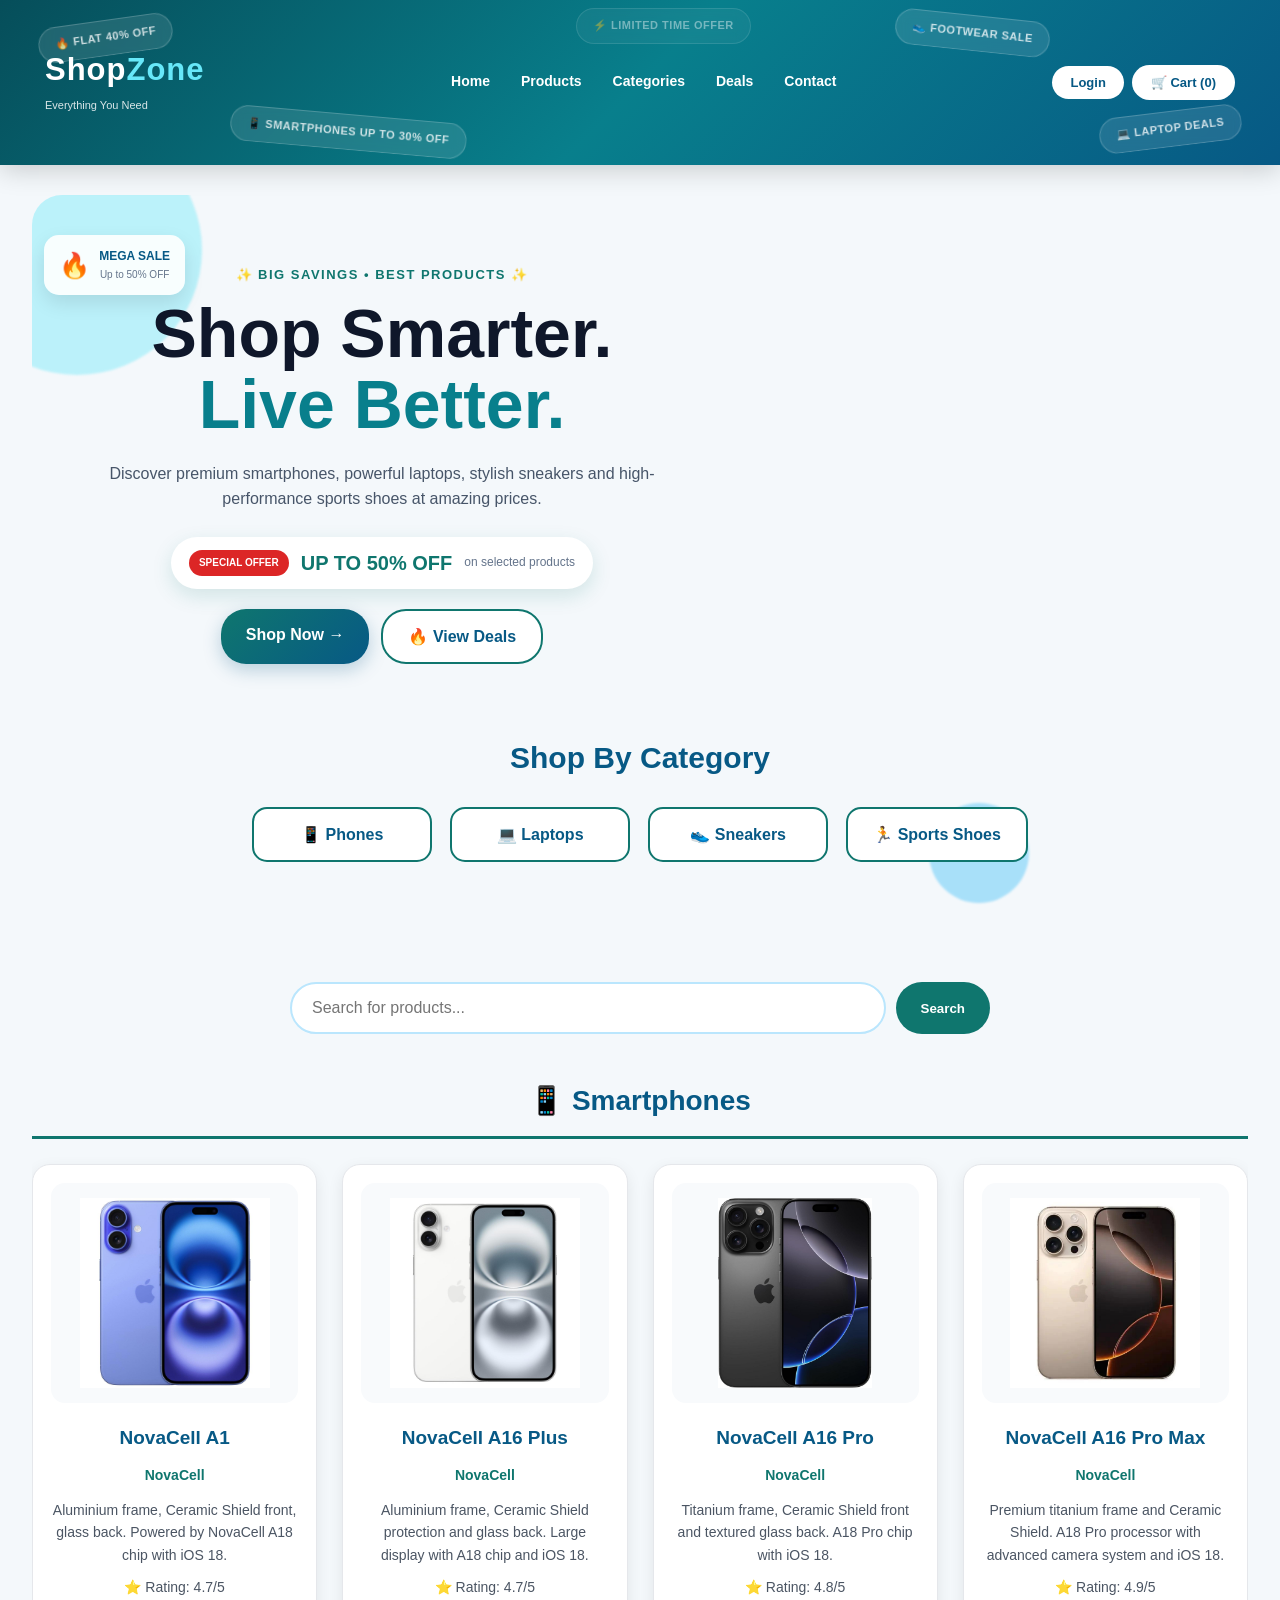
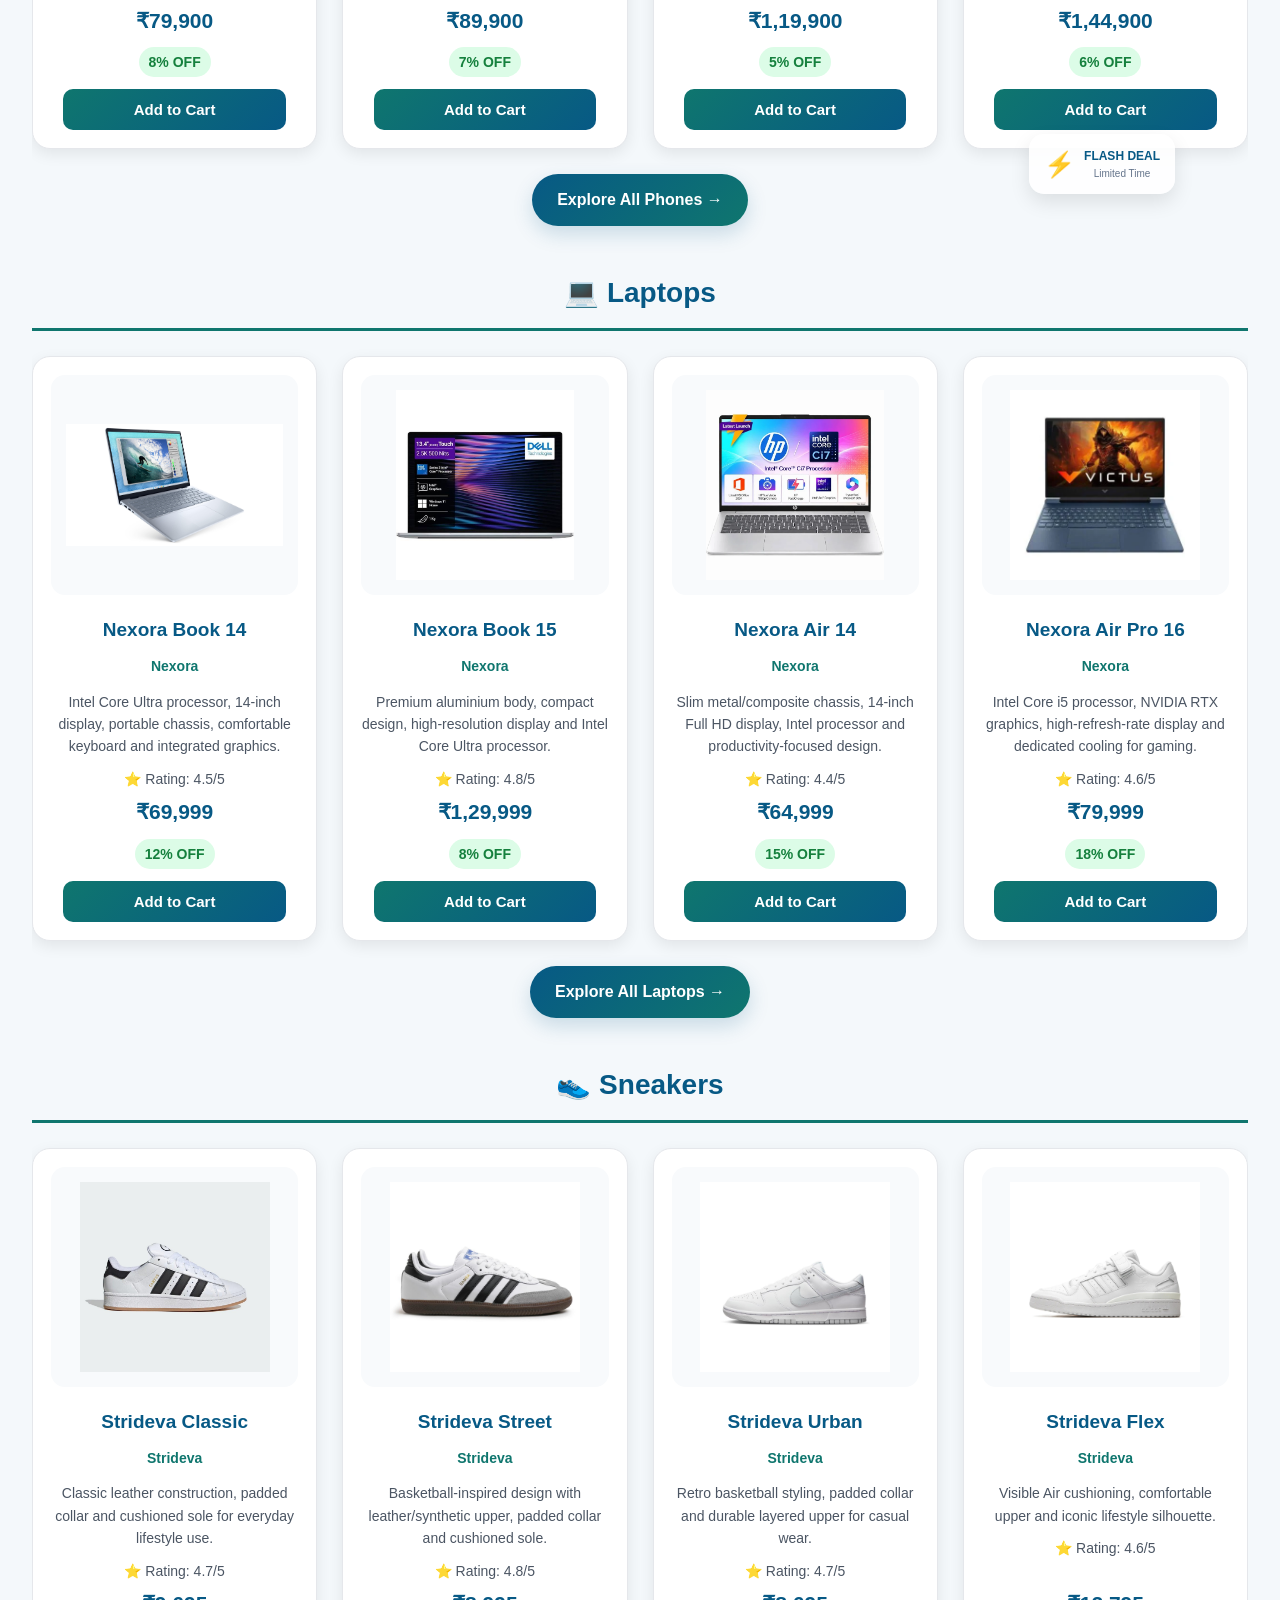
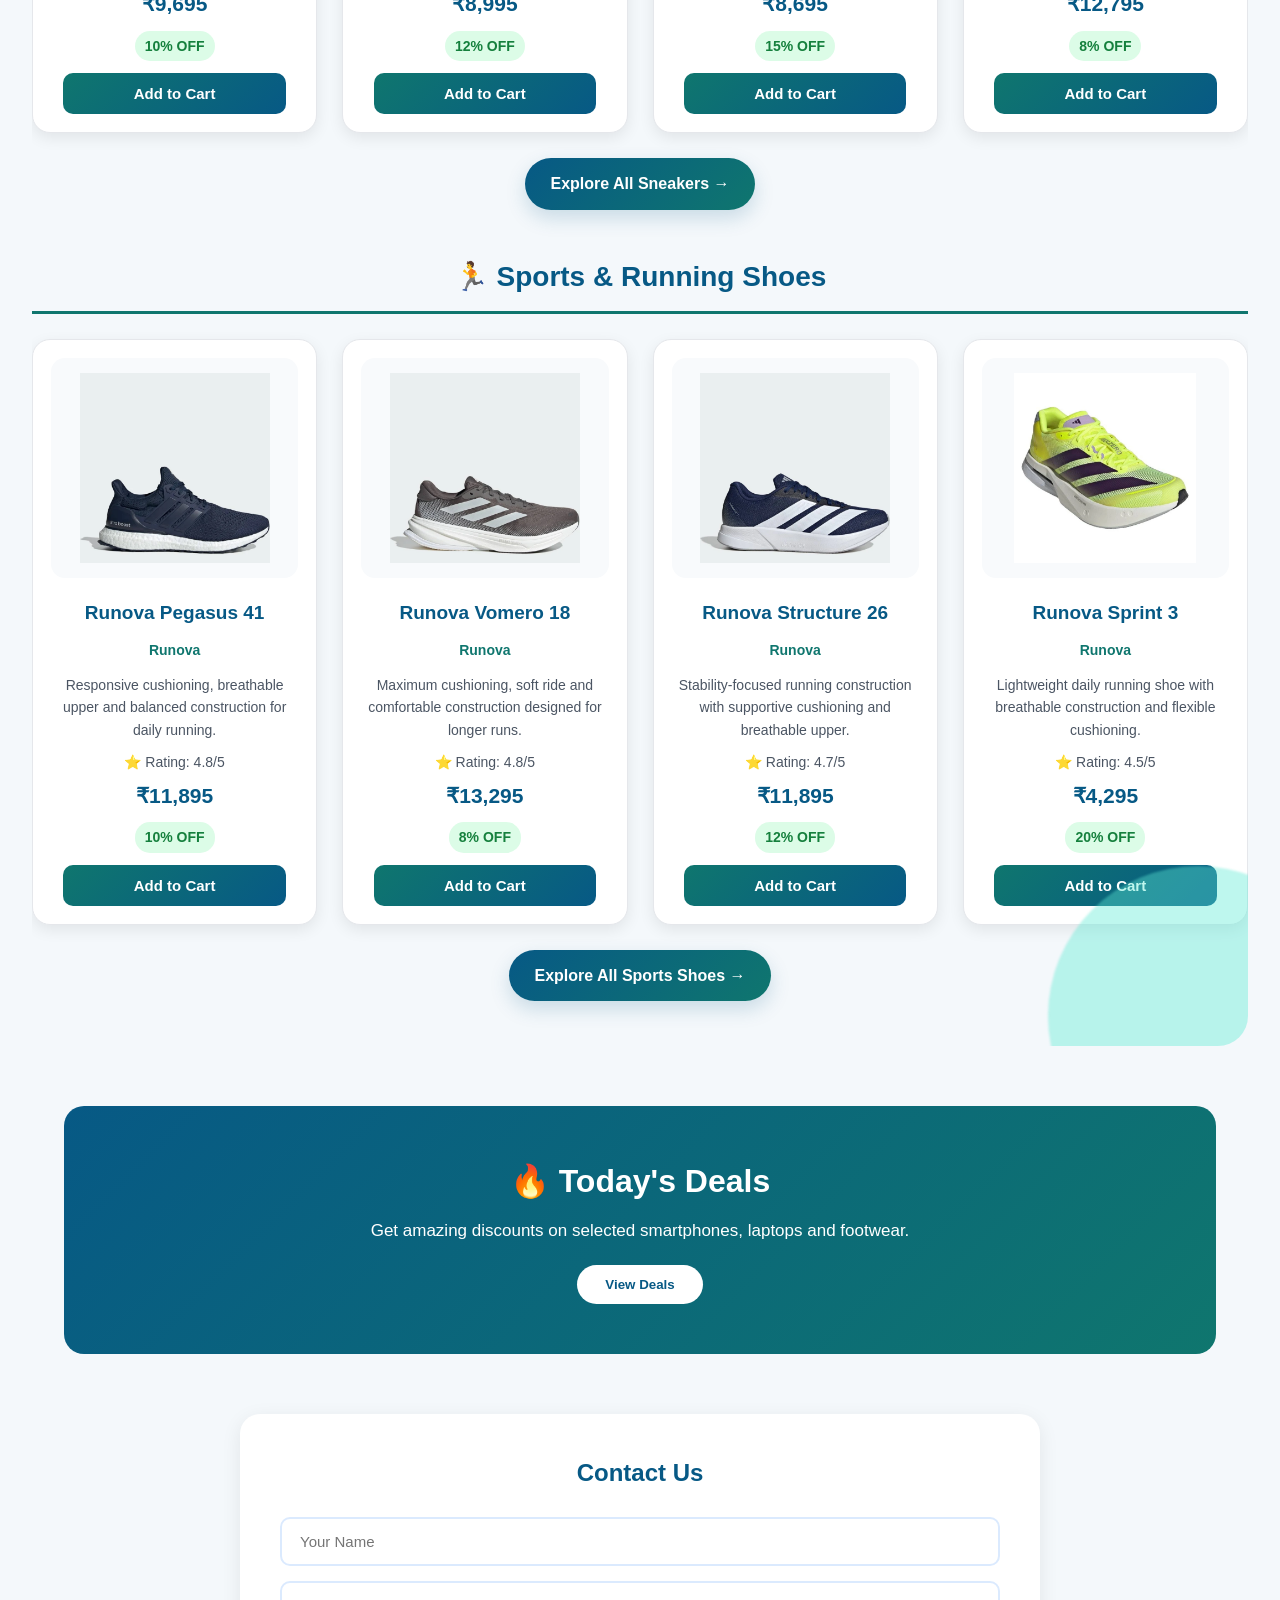
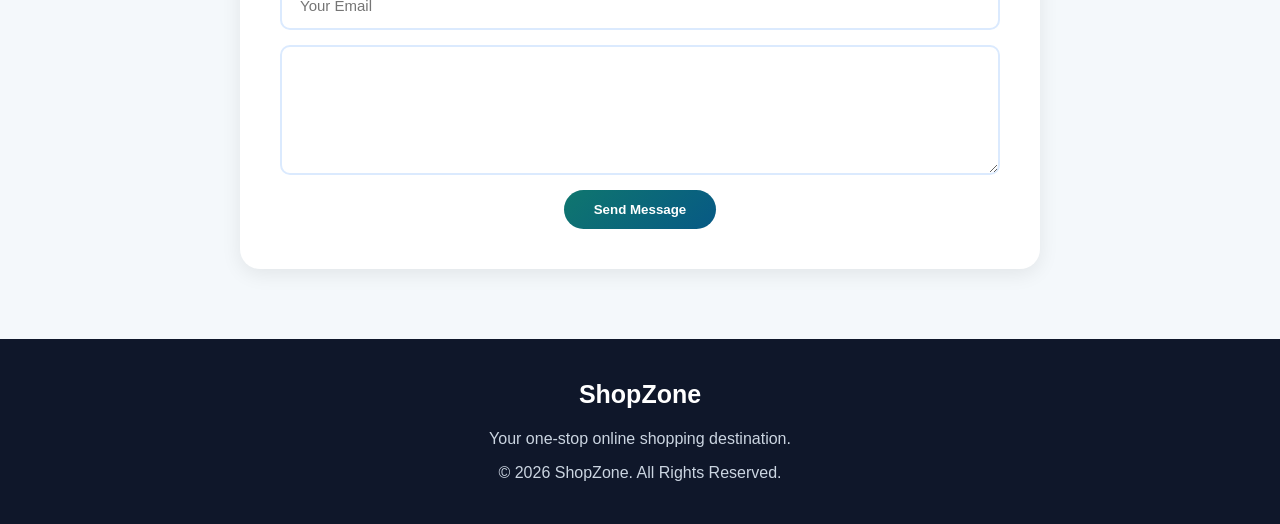
<file: index.html>
<!DOCTYPE html>
<html lang="en">

<head>
    <meta charset="UTF-8">
    <meta name="viewport" content="width=device-width, initial-scale=1.0">

    <title>ShopZone - Online Shopping</title>

    <link rel="stylesheet" href="style.css">
</head>

<body>

   <!-- ================= MODERN HEADER ================= -->

<header class="main-header">

    <!-- Background Offer Elements -->

    <div class="offer offer-1">
        🔥 FLAT 40% OFF
    </div>

    <div class="offer offer-2">
        📱 SMARTPHONES UP TO 30% OFF
    </div>

    <div class="offer offer-3">
        👟 FOOTWEAR SALE
    </div>

    <div class="offer offer-4">
        💻 LAPTOP DEALS
    </div>

    <div class="offer offer-5">
        ⚡ LIMITED TIME OFFER
    </div>


    <!-- Header Content -->

    <div class="header-content">

        <!-- Logo -->

        <div class="logo">

            <h1>
                Shop<span>Zone</span>
            </h1>

            <p>
                Everything You Need
            </p>

        </div>


        <!-- Navigation -->

        <nav>

            <a href="#home">Home</a>

            <a href="#products">Products</a>

            <a href="#categories">Categories</a>

            <a href="#deals">Deals</a>

            <a href="#contact">Contact</a>

        </nav>


        <!-- Header Buttons -->

        <div class="header-buttons">

            <button class="login-btn">
                Login
            </button>

            <button class="cart-btn">
                🛒 Cart
            </button>

        </div>

    </div>

</header>


    <!-- ================= HOME ================= -->

   <!-- ================= HERO BANNER ================= -->

<section id="home" class="hero-banner">

    <!-- Decorative Background -->

    <div class="hero-circle circle-1"></div>
    <div class="hero-circle circle-2"></div>
    <div class="hero-circle circle-3"></div>


    <!-- Floating Offers -->

    <div class="floating-offer offer-left">

        <span>🔥</span>

        <div>
            <strong>MEGA SALE</strong>
            <small>Up to 50% OFF</small>
        </div>

    </div>


    <div class="floating-offer offer-right">

        <span>⚡</span>

        <div>
            <strong>FLASH DEAL</strong>
            <small>Limited Time</small>
        </div>

    </div>


    <!-- Main Hero Content -->

    <div class="hero-content">

        <p class="hero-small-title">
            ✨ BIG SAVINGS • BEST PRODUCTS ✨
        </p>

        <h2>
            Shop Smarter.
            <br>
            <span>Live Better.</span>
        </h2>

        <p class="hero-description">

            Discover premium smartphones, powerful laptops,
            stylish sneakers and high-performance sports shoes
            at amazing prices.

        </p>


        <!-- Offer -->

        <div class="hero-offer">

            <span class="offer-label">
                SPECIAL OFFER
            </span>

            <strong>
                UP TO 50% OFF
            </strong>

            <span>
                on selected products
            </span>

        </div>


        <!-- Buttons -->

        <div class="hero-buttons">

            <a href="#products" class="shop-now">
                Shop Now →
            </a>

            <a href="#deals" class="view-deals">
                🔥 View Deals
            </a>

        </div>

    </div>
  <!-- ================= CATEGORIES ================= -->

    <section id="categories">

        <h2>Shop By Category</h2>

        <div class="category-container">

            <button>📱 Phones</button>

            <button>💻 Laptops</button>

            <button>👟 Sneakers</button>

            <button>🏃 Sports Shoes</button>

        </div>

    </section>

    <!-- ================= SEARCH ================= -->

    <section class="search-section">

        <form>

            <input
                type="text"
                placeholder="Search for products..."
            >

            <button type="submit">
                Search
            </button>

        </form>

    </section>


  





        <!-- ===================================================== -->
        <!-- ======================= PHONES ====================== -->
        <!-- ===================================================== -->

        <h2 class="product-category">
            📱 Smartphones
        </h2>

        <div class="product-container">


            <!-- Apple iPhone 16 -->

            <div class="product-card">

                <div class="product-image">
                    <img
                        src="images/phones/novacell_a1.jpg"
                        alt="NovaCell A1"
                    >
                </div>

                <h3>NovaCell A1</h3>

                <p class="brand">NovaCell</p>

                <p>
                    Aluminium frame, Ceramic Shield front,
                    glass back. Powered by NovaCell A18 chip
                    with iOS 18.
                </p>

                <p>⭐ Rating: 4.7/5</p>

                <p class="price">₹79,900</p>

                <p class="discount">
                    8% OFF
                </p>

                <button>Add to Cart</button>

            </div>


            <!-- iPhone 16 Plus -->

            <div class="product-card">

                <div class="product-image">
                    <img
                        src="images/phones/novacell_a16plus.jpg"
                        alt="NovaCell A16 Plus"
                    >
                </div>

                <h3>NovaCell A16 Plus</h3>

                <p class="brand">NovaCell</p>

                <p>
                    Aluminium frame, Ceramic Shield protection
                    and glass back. Large display with A18 chip
                    and iOS 18.
                </p>

                <p>⭐ Rating: 4.7/5</p>

                <p class="price">₹89,900</p>

                <p class="discount">
                    7% OFF
                </p>

                <button>Add to Cart</button>

            </div>


            <!-- iPhone 16 Pro -->

            <div class="product-card">

                <div class="product-image">
                    <img
                        src="images/phones/novacell_a16pro.jpg"
                        alt="NovaCell A16 Pro"
                    >
                </div>

                <h3>NovaCell A16 Pro</h3>

                <p class="brand">NovaCell</p>

                <p>
                    Titanium frame, Ceramic Shield front and
                    textured glass back. A18 Pro chip with
                    iOS 18.
                </p>

                <p>⭐ Rating: 4.8/5</p>

                <p class="price">₹1,19,900</p>

                <p class="discount">
                    5% OFF
                </p>

                <button>Add to Cart</button>

            </div>


            <!-- NovaCell A16 Pro Max -->

            <div class="product-card">

                <div class="product-image">
                    <img
                        src="images/phones/novacell_a16promax.jpg"
                        alt="NovaCell A16 Pro Max"
                    >
                </div>

                <h3>NovaCell A16 Pro Max</h3>

                <p class="brand">NovaCell</p>

                <p>
                    Premium titanium frame and Ceramic Shield.
                    A18 Pro processor with advanced camera
                    system and iOS 18.
                </p>

                <p>⭐ Rating: 4.9/5</p>

                <p class="price">₹1,44,900</p>

                <p class="discount">
                    6% OFF
                </p>

                <button>Add to Cart</button>

            </div>


            <!-- Voltix V1 -->

            <div class="product-card">

                <div class="product-image">
                    <img
                        src="images/phones/voltix-v1.jpg"
                        alt="Voltix V1"
                    >
                </div>

                <h3>Voltix V1</h3>

                <p class="brand">Voltix</p>

                <p>
                    Aluminium frame and Gorilla Glass Victus 2.
                    AMOLED display with Android 15 and
                    One UI 7.
                </p>

                <p>⭐ Rating: 4.7/5</p>

                <p class="price">₹80,999</p>

                <p class="discount">
                    10% OFF
                </p>

                <button>Add to Cart</button>

            </div>


            <!-- Voltix V1 Plus -->

            <div class="product-card">

                <div class="product-image">
                    <img
                        src="images/phones/voltix-v1-plus.jpg"
                        alt="Voltix V1 Plus"
                    >
                </div>

                <h3>Voltix V1 Plus</h3>

                <p class="brand">Voltix</p>

                <p>
                    Premium aluminium frame with Gorilla Glass.
                    High-quality AMOLED display, Android 15
                    and One UI 7.
                </p>

                <p>⭐ Rating: 4.8/5</p>

                <p class="price">₹99,999</p>

                <p class="discount">
                    12% OFF
                </p>

                <button>Add to Cart</button>

            </div>


            <!-- Voltix V1 Ultra -->

            <div class="product-card">

                <div class="product-image">
                    <img
                        src="images/phones/voltix-v1-ultra.jpg"
                        alt="Voltix V1 Ultra"
                    >
                </div>

                <h3>Voltix V1 Ultra</h3>

                <p class="brand">Voltix</p>

                <p>
                    Titanium frame with Gorilla Armor.
                    Flagship AMOLED display, S Pen support,
                    Android 15 and One UI 7.
                </p>

                <p>⭐ Rating: 4.9/5</p>

                <p class="price">₹1,29,999</p>

                <p class="discount">
                    9% OFF
                </p>

                <button>Add to Cart</button>

            </div>


            <!-- Voltix Edge -->

            <div class="product-card">

                <div class="product-image">
                    <img
                        src="images/phones/voltix-edge.jpg"
                        alt="Voltix Edge"
                    >
                </div>

                <h3>Voltix Edge</h3>

                <p class="brand">Voltix</p>

                <p>
                    Durable metal-style construction with
                    Gorilla Glass. AMOLED display and
                    modern One UI software.
                </p>

                <p>⭐ Rating: 4.5/5</p>

                <p class="price">₹41,999</p>

                <p class="discount">
                    15% OFF
                </p>

                <button>Add to Cart</button>

            </div>


            <!-- Zenova -->

            <div class="product-card">

                <div class="product-image">
                    <img
                        src="images/phones/zenova-z1.jpg"
                        alt="Zenova Z1"
                    >
                </div>

                <h3>Zenova Z1</h3>

                <p class="brand">Zenova</p>

                <p>
                    Premium aluminium/glass construction.
                    Flagship Snapdragon processor,
                    AMOLED display and OxygenOS.
                </p>

                <p>⭐ Rating: 4.8/5</p>

                <p class="price">₹69,999</p>

                <p class="discount">
                    10% OFF
                </p>

                <button>Add to Cart</button>

            </div>


            <!-- Zenova Z2 -->

            <div class="product-card">

                <div class="product-image">
                    <img
                        src="images/phones/zenova-z2.jpg"
                        alt="Zenova Z2"
                    >
                </div>

                <h3>Zenova Z2</h3>

                <p class="brand">Zenova</p>

                <p>
                    Strong frame with glass-style back.
                    High-performance processor, AMOLED
                    display and OxygenOS.
                </p>

                <p>⭐ Rating: 4.6/5</p>

                <p class="price">₹42,999</p>

                <p class="discount">
                    14% OFF
                </p>

                <button>Add to Cart</button>

            </div>


            <!-- Zenova Neo -->

            <div class="product-card">

                <div class="product-image">
                    <img
                        src="images/phones/zenova-neo.jpg"
                        alt="Zenova Neo"
                    >
                </div>

                <h3>Zenova Neo</h3>

                <p class="brand">Zenova</p>

                <p>
                    Durable composite construction, high
                    refresh-rate display, fast charging and
                    OxygenOS.
                </p>

                <p>⭐ Rating: 4.5/5</p>

                <p class="price">₹33,999</p>

                <p class="discount">
                    15% OFF
                </p>

                <button>Add to Cart</button>

            </div>


            <!-- Zenova Neo Pro -->

            <div class="product-card">

                <div class="product-image">
                    <img
                        src="images/phones/zenova-neo-pro.jpg"
                        alt="Zenova Neo Pro"
                    >
                </div>

                <h3>Zenova Neo Pro</h3>

                <p class="brand">Zenova</p>

                <p>
                    Lightweight composite body, AMOLED
                    display, large battery and OxygenOS.
                </p>

                <p>⭐ Rating: 4.4/5</p>

                <p class="price">₹24,999</p>

                <p class="discount">
                    18% OFF
                </p>

                <button>Add to Cart</button>

            </div>


            <!-- Aureon -->

            <div class="product-card">

                <div class="product-image">
                    <img
                        src="images/phones/aureon-prime.jpg"
                        alt="Aureon Prime"
                    >
                </div>

                <h3>Aureon Prime</h3>

                <p class="brand">Aureon</p>

                <p>
                    Premium metal frame and glass back.
                    High-resolution AMOLED display,
                    powerful processor and HyperOS.
                </p>

                <p>⭐ Rating: 4.7/5</p>

                <p class="price">₹64,999</p>

                <p class="discount">
                    12% OFF
                </p>

                <button>Add to Cart</button>

            </div>


            <!-- Aureon Prime Plus -->

            <div class="product-card">

                <div class="product-image">
                    <img
                        src="images/phones/aureon-prime-plus.jpg"
                        alt="Aureon Prime Plus"
                    >
                </div>

                <h3>Aureon Prime Plus</h3>

                <p class="brand">Aureon</p>

                <p>
                    Premium metal and glass construction.
                    Flagship camera system, AMOLED display
                    and HyperOS.
                </p>

                <p>⭐ Rating: 4.8/5</p>

                <p class="price">₹1,09,999</p>

                <p class="discount">
                    8% OFF
                </p>

                <button>Add to Cart</button>

            </div>


            <!-- Aureon Titan -->

            <div class="product-card">

                <div class="product-image">
                    <img
                        src="images/phones/aureon-titan.jpg"
                        alt="Aureon Titan"
                    >
                </div>

                <h3>Aureon Titan 5G</h3>

                <p class="brand">Aureon</p>

                <p>
                    Glass front with reinforced frame.
                    High-resolution AMOLED display,
                    large battery and HyperOS.
                </p>

                <p>⭐ Rating: 4.5/5</p>

                <p class="price">₹29,999</p>

                <p class="discount">
                    20% OFF
                </p>

                <button>Add to Cart</button>

            </div>


            <!-- Aureon Titan Plus -->

            <div class="product-card">

                <div class="product-image">
                    <img
                        src="images/phones/aureon-titan-plus.jpg"
                        alt="Aureon Titan Plus"
                    >
                </div>

                <h3>Aureon Titan Plus 5G</h3>

                <p class="brand">Aureon</p>

                <p>
                    Durable composite frame, AMOLED display,
                    large battery and HyperOS software.
                </p>

                <p>⭐ Rating: 4.3/5</p>

                <p class="price">₹19,999</p>

                <p class="discount">
                    22% OFF
                </p>

                <button>Add to Cart</button>

            </div>


            <!-- Mintel 9 -->

            <div class="product-card">

                <div class="product-image">
                    <img
                        src="images/phones/Mintel9.jpg"
                        alt="Mintel 9"
                    >
                </div>

                <h3>Mintel 9</h3>

                <p class="brand">Mintel</p>

                <p>
                    Aluminium frame and Gorilla Glass Victus 2.
                    Clean Android interface with Google AI
                    and advanced computational photography.
                </p>

                <p>⭐ Rating: 4.7/5</p>

                <p class="price">₹79,999</p>

                <p class="discount">
                    10% OFF
                </p>

                <button>Add to Cart</button>

            </div>


            <!-- Mintel 9 Pro -->

            <div class="product-card">

                <div class="product-image">
                    <img
                        src="images/phones/Mintel9-pro.jpg"
                        alt="Mintel 9 Pro"
                    >
                </div>

                <h3>Mintel 9 Pro</h3>

                <p class="brand">Mintel</p>

                <p>
                    Premium aluminium frame and Gorilla Glass.
                    Advanced camera system, Tensor processor
                    and clean Android experience.
                </p>

                <p>⭐ Rating: 4.8/5</p>

                <p class="price">₹1,09,999</p>

                <p class="discount">
                    8% OFF
                </p>

                <button>Add to Cart</button>

            </div>


            <!-- Mintel 9 Pro XL -->

            <div class="product-card">

                <div class="product-image">
                    <img
                        src="images/phones/Mintel9-pro-xl.jpg"
                        alt="Mintel 9 Pro XL"
                    >
                </div>

                <h3>Mintel 9 Pro XL</h3>

                <p class="brand">Mintel</p>

                <p>
                    Aluminium frame, Gorilla Glass protection,
                    large high-quality display, Tensor processor
                    and Android.
                </p>

                <p>⭐ Rating: 4.8/5</p>

                <p class="price">₹1,24,999</p>

                <p class="discount">
                    7% OFF
                </p>

                <button>Add to Cart</button>

            </div>


            <!-- Mintel 9a -->

            <div class="product-card">

                <div class="product-image">
                    <img
                        src="images/phones/Mintel9a.jpg"
                        alt="Mintel 9a"
                    >
                </div>

                <h3>Mintel 9a</h3>

                <p class="brand">Mintel</p>

                <p>
                    Lightweight aluminium/composite construction.
                    Excellent computational photography and
                    clean Android software.
                </p>

                <p>⭐ Rating: 4.5/5</p>

                <p class="price">₹49,999</p>

                <p class="discount">
                    15% OFF
                </p>

                <button>Add to Cart</button>

            </div>

        </div>

        <div class="explore-category-wrapper">
    <a href="category.html?category=phones" class="explore-category">
        Explore All Phones →
    </a>
</div>


        <!-- ===================================================== -->
        <!-- ======================= LAPTOPS ===================== -->
        <!-- ===================================================== -->

        <h2 class="product-category">
            💻 Laptops
        </h2>

        <div class="product-container">


            <!-- Nexora Book 14 -->

            <div class="product-card">

                <div class="product-image">
                    <img
                        src="images/laptops/nexora-book14.jpg"
                        alt="Nexora Book 14"
                    >
                </div>

                <h3>Nexora Book 14</h3>

                <p class="brand">Nexora</p>

                <p>
                    Intel Core Ultra processor, 14-inch display,
                    portable chassis, comfortable keyboard and
                    integrated graphics.
                </p>

                <p>⭐ Rating: 4.5/5</p>

                <p class="price">₹69,999</p>

                <p class="discount">12% OFF</p>

                <button>Add to Cart</button>

            </div>


            <!-- Nexora Book 15 -->

            <div class="product-card">

                <div class="product-image">
                    <img
                        src="images/laptops/nexora-book15.jpg"
                        alt="Nexora Book 15"
                    >
                </div>

                <h3>Nexora Book 15</h3>

                <p class="brand">Nexora</p>

                <p>
                    Premium aluminium body, compact design,
                    high-resolution display and Intel Core Ultra
                    processor.
                </p>

                <p>⭐ Rating: 4.8/5</p>

                <p class="price">₹1,29,999</p>

                <p class="discount">8% OFF</p>

                <button>Add to Cart</button>

            </div>


            <!-- Nexora Air 14 -->

            <div class="product-card">

                <div class="product-image">
                    <img
                        src="images/laptops/nexora-air14.jpg"
                        alt="Nexora Air 14"
                    >
                </div>

                <h3>Nexora Air 14</h3>

                <p class="brand">Nexora</p>

                <p>
                    Slim metal/composite chassis, 14-inch Full HD
                    display, Intel processor and productivity-focused
                    design.
                </p>

                <p>⭐ Rating: 4.4/5</p>

                <p class="price">₹64,999</p>

                <p class="discount">15% OFF</p>

                <button>Add to Cart</button>

            </div>


            <!-- Nexora Air Pro 16 -->

            <div class="product-card">

                <div class="product-image">
                    <img
                        src="images/laptops/nexora-airpro16.jpg"
                        alt="Nexora Air Pro 16"
                    >
                </div>

                <h3>Nexora Air Pro 16</h3>

                <p class="brand">Nexora</p>

                <p>
                    Intel Core i5 processor, NVIDIA RTX graphics,
                    high-refresh-rate display and dedicated cooling
                    for gaming.
                </p>

                <p>⭐ Rating: 4.6/5</p>

                <p class="price">₹79,999</p>

                <p class="discount">18% OFF</p>

                <button>Add to Cart</button>

            </div>


            <!-- Nexora Creator X -->

            <div class="product-card">

                <div class="product-image">
                    <img
                        src="images/laptops/nexora-creatorx.jpg"
                        alt="Nexora Creator X"
                    >
                </div>

                <h3>Nexora Creator X</h3>

                <p class="brand">Nexora</p>

                <p>
                    Slim aluminium/composite body, efficient processor,
                    Full HD display and comfortable keyboard for
                    study and productivity.
                </p>

                <p>⭐ Rating: 4.5/5</p>

                <p class="price">₹59,999</p>

                <p class="discount">14% OFF</p>

                <button>Add to Cart</button>

            </div>


            <!-- Gridon Core 14 -->

            <div class="product-card">

                <div class="product-image">
                    <img
                        src="images/laptops/gridon-core14.jpg"
                        alt="Gridon Core 14"
                    >
                </div>

                <h3>Gridon Core 14</h3>

                <p class="brand">Gridon</p>

                <p>
                    Powerful performance CPU with NVIDIA RTX graphics,
                    high-refresh display, advanced cooling and
                    gaming keyboard.
                </p>

                <p>⭐ Rating: 4.8/5</p>

                <p class="price">₹1,09,999</p>

                <p class="discount">15% OFF</p>

                <button>Add to Cart</button>

            </div>


            <!-- Gridon Core 15 -->

            <div class="product-card">

                <div class="product-image">
                    <img
                        src="images/laptops/gridon-core15.jpg"
                        alt="Gridon Core 15"
                    >
                </div>

                <h3>Gridon Core 15</h3>

                <p class="brand">Gridon</p>

                <p>
                    Lightweight chassis, Intel Core processor,
                    Full HD display and productivity-focused
                    keyboard.
                </p>

                <p>⭐ Rating: 4.4/5</p>

                <p class="price">₹55,999</p>

                <p class="discount">16% OFF</p>

                <button>Add to Cart</button>

            </div>


            <!-- Gridon Flex 15 -->

            <div class="product-card">

                <div class="product-image">
                    <img
                        src="images/laptops/gridon-flex15.jpg"
                        alt="Gridon Flex 15"
                    >
                </div>

                <h3>Gridon Flex 15</h3>

                <p class="brand">Gridon</p>

                <p>
                    High-performance Intel processor, NVIDIA RTX
                    graphics, high-refresh display, RGB keyboard
                    and advanced cooling.
                </p>

                <p>⭐ Rating: 4.8/5</p>

                <p class="price">₹1,19,999</p>

                <p class="discount">12% OFF</p>

                <button>Add to Cart</button>

            </div>


            <!-- Gridon Gaming X -->

            <div class="product-card">

                <div class="product-image">
                    <img
                        src="images/laptops/gridon-gamingx.jpg"
                        alt="Gridon Gaming X"
                    >
                </div>

                <h3>Gridon Gaming X</h3>

                <p class="brand">Gridon</p>

                <p>
                    Intel Core processor, 15.6-inch Full HD display,
                    practical chassis and upgrade-friendly design.
                </p>

                <p>⭐ Rating: 4.3/5</p>

                <p class="price">₹52,999</p>

                <p class="discount">20% OFF</p>

                <button>Add to Cart</button>

            </div>


            <!-- Gridon Gaming Pro -->

            <div class="product-card">

                <div class="product-image">
                    <img
                        src="images/laptops/gridon-gamingpro.jpg"
                        alt="Gridon Gaming Pro"
                    >
                </div>

                <h3>Gridon Gaming Pro</h3>

                <p class="brand">Gridon</p>

                <p>
                    Intel Core i5, NVIDIA RTX graphics, 144Hz
                    display, dual-fan cooling and gaming-oriented
                    chassis.
                </p>

                <p>⭐ Rating: 4.6/5</p>

                <p class="price">₹74,999</p>

                <p class="discount">18% OFF</p>

                <button>Add to Cart</button>

            </div>

        </div>
        <div class="explore-category-wrapper">
    <a href="category.html?category=laptops" class="explore-category">
        Explore All Laptops →
    </a>
</div>


        <!-- ===================================================== -->
        <!-- ======================= SNEAKERS ==================== -->
        <!-- ===================================================== -->

        <h2 class="product-category">
            👟 Sneakers
        </h2>

        <div class="product-container">


            <!-- Strideva Classic -->

            <div class="product-card">

                <div class="product-image">
                    <img src="images/sneakers/strideva-classic.jpg"
                         alt="Strideva Classic">
                </div>

                <h3>Strideva Classic</h3>

                <p class="brand">Strideva</p>

                <p>
                    Classic leather construction, padded collar
                    and cushioned sole for everyday lifestyle use.
                </p>

                <p>⭐ Rating: 4.7/5</p>

                <p class="price">₹9,695</p>

                <p class="discount">10% OFF</p>

                <button>Add to Cart</button>

            </div>


            <div class="product-card">

                <div class="product-image">
                    <img src="images/sneakers/strideva-street.jpg"
                         alt="Strideva Street">
                </div>

                <h3>Strideva Street</h3>

                <p class="brand">Strideva</p>

                <p>
                    Basketball-inspired design with leather/synthetic
                    upper, padded collar and cushioned sole.
                </p>

                <p>⭐ Rating: 4.8/5</p>

                <p class="price">₹8,995</p>

                <p class="discount">12% OFF</p>

                <button>Add to Cart</button>

            </div>


            <div class="product-card">

                <div class="product-image">
                    <img src="images/sneakers/strideva-urban.jpg"
                         alt="Strideva Urban">
                </div>

                <h3>Strideva Urban</h3>

                <p class="brand">Strideva</p>

                <p>
                    Retro basketball styling, padded collar and
                    durable layered upper for casual wear.
                </p>

                <p>⭐ Rating: 4.7/5</p>

                <p class="price">₹8,695</p>

                <p class="discount">15% OFF</p>

                <button>Add to Cart</button>

            </div>


            <div class="product-card">

                <div class="product-image">
                    <img src="images/sneakers/strideva-flex.jpg"
                         alt="Strideva Flex">
                </div>

                <h3>Strideva Flex</h3>

                <p class="brand">Strideva</p>

                <p>
                    Visible Air cushioning, comfortable upper and
                    iconic lifestyle silhouette.
                </p>

                <p>⭐ Rating: 4.6/5</p>

                <p class="price">₹12,795</p>

                <p class="discount">8% OFF</p>

                <button>Add to Cart</button>

            </div>


            <div class="product-card">

                <div class="product-image">
                    <img src="images/sneakers/strideva-prime.jpg"
                         alt="Strideva Prime">
                </div>

                <h3>Strideva Prime</h3>

                <p class="brand">Strideva</p>

                <p>
                    Basketball-inspired casual sneaker with
                    structured upper and durable outsole.
                </p>

                <p>⭐ Rating: 4.4/5</p>

                <p class="price">₹5,695</p>

                <p class="discount">20% OFF</p>

                <button>Add to Cart</button>

            </div>


            <!-- Kinetra -->

            <div class="product-card">

                <div class="product-image">
                    <img src="images/sneakers/kinetra-classic.jpg"
                         alt="Kinetra Classic">
                </div>

                <h3>Kinetra Classic</h3>

                <p class="brand">Kinetra</p>

                <p>
                    Iconic shell-toe construction, leather upper
                    and classic streetwear styling.
                </p>

                <p>⭐ Rating: 4.7/5</p>

                <p class="price">₹9,999</p>

                <p class="discount">10% OFF</p>

                <button>Add to Cart</button>

            </div>


            <div class="product-card">

                <div class="product-image">
                    <img src="images/sneakers/kinetra-urban-pro.jpg"
                         alt="Kinetra Urban Pro">
                </div>

                <h3>Kinetra Urban Pro</h3>

                <p class="brand">Kinetra</p>

                <p>
                    Minimal leather lifestyle sneaker with
                    clean design and cushioned footbed.
                </p>

                <p>⭐ Rating: 4.6/5</p>

                <p class="price">₹8,999</p>

                <p class="discount">12% OFF</p>

                <button>Add to Cart</button>

            </div>


            <div class="product-card">

                <div class="product-image">
                    <img src="images/sneakers/kinetra-glide.jpg"
                         alt="Kinetra Glide">
                </div>

                <h3>Kinetra Glide</h3>

                <p class="brand">Kinetra</p>

                <p>
                    Retro basketball-inspired sneaker with padded
                    construction and supportive fit.
                </p>

                <p>⭐ Rating: 4.5/5</p>

                <p class="price">₹9,999</p>

                <p class="discount">15% OFF</p>

                <button>Add to Cart</button>

            </div>


            <div class="product-card">

                <div class="product-image">
                    <img src="images/sneakers/kinetra-motion.jpg"
                         alt="Kinetra Motion">
                </div>

                <h3>Kinetra Motion</h3>

                <p class="brand">Kinetra</p>

                <p>
                    Low-profile terrace design with leather and
                    suede-style details.
                </p>

                <p>⭐ Rating: 4.8/5</p>

                <p class="price">₹10,999</p>

                <p class="discount">8% OFF</p>

                <button>Add to Cart</button>

            </div>


            <div class="product-card">

                <div class="product-image">
                    <img src="images/sneakers/kinetra-campus.jpg"
                         alt="Kinetra Campus 00s">
                </div>

                <h3>Kinetra Campus 00s</h3>

                <p class="brand">Kinetra</p>

                <p>
                    Chunky retro silhouette with soft upper and
                    comfortable everyday sole.
                </p>

                <p>⭐ Rating: 4.6/5</p>

                <p class="price">₹9,999</p>

                <p class="discount">14% OFF</p>

                <button>Add to Cart</button>

            </div>


            <!-- Veltrix -->

            <div class="product-card">

                <div class="product-image">
                    <img src="images/sneakers/veltrix-high.jpg"
                         alt="Veltrix High">
                </div>

                <h3>Veltrix High</h3>

                <p class="brand">Veltrix</p>

                <p>
                    Suede upper, comfortable footbed and
                    classic casual styling.
                </p>

                <p>⭐ Rating: 4.5/5</p>

                <p class="price">₹5,999</p>

                <p class="discount">20% OFF</p>

                <button>Add to Cart</button>

            </div>


            <div class="product-card">

                <div class="product-image">
                    <img src="images/sneakers/veltrix-palermo.jpg"
                         alt="Veltrix Palermo">
                </div>

                <h3>Veltrix Palermo</h3>

                <p class="brand">Veltrix</p>

                <p>
                    Terrace-inspired design with gum outsole and
                    retro casual styling.
                </p>

                <p>⭐ Rating: 4.6/5</p>

                <p class="price">₹7,999</p>

                <p class="discount">12% OFF</p>

                <button>Add to Cart</button>

            </div>


            <div class="product-card">

                <div class="product-image">
                    <img src="images/sneakers/veltrix-capro.jpg"
                         alt="Veltrix CA Pro Classic">
                </div>

                <h3>Veltrix CA Pro Classic</h3>

                <p class="brand">Veltrix</p>

                <p>
                    Basketball-inspired structure with
                    durable upper and cushioned sole.
                </p>

                <p>⭐ Rating: 4.4/5</p>

                <p class="price">₹7,999</p>

                <p class="discount">18% OFF</p>

                <button>Add to Cart</button>

            </div>


            <div class="product-card">

                <div class="product-image">
                    <img src="images/sneakers/veltrix-rsx.jpg"
                         alt="Veltrix RS-X">
                </div>

                <h3>Veltrix RS-X</h3>

                <p class="brand">Veltrix</p>

                <p>
                    Chunky silhouette with cushioned sole and
                    comfortable everyday construction.
                </p>

                <p>⭐ Rating: 4.5/5</p>

                <p class="price">₹9,999</p>

                <p class="discount">15% OFF</p>

                <button>Add to Cart</button>

            </div>


            <div class="product-card">

                <div class="product-image">
                    <img src="images/sneakers/veltrix-slipstream.jpg"
                         alt="Veltrix Slipstream">
                </div>

                <h3>Veltrix Slipstream Lo</h3>

                <p class="brand">Veltrix</p>

                <p>
                    Retro basketball-inspired sneaker with
                    supportive construction.
                </p>

                <p>⭐ Rating: 4.5/5</p>

                <p class="price">₹8,999</p>

                <p class="discount">16% OFF</p>

                <button>Add to Cart</button>

            </div>


            <!-- Orvex -->

            <div class="product-card">

                <div class="product-image">
                    <img src="images/sneakers/orvex-one.jpg"
                         alt="Orvex One">
                </div>

                <h3>Orvex One</h3>

                <p class="brand">Orvex</p>

                <p>
                    Tennis-inspired design, clean upper and
                    cushioned everyday sole.
                </p>

                <p>⭐ Rating: 4.6/5</p>

                <p class="price">₹6,999</p>

                <p class="discount">15% OFF</p>

                <button>Add to Cart</button>

            </div>


            <div class="product-card">

                <div class="product-image">
                    <img src="images/sneakers/orvex-classicleather.jpg"
                         alt="Orvex Classic Leather">
                </div>

                <h3>Orvex Classic Leather</h3>

                <p class="brand">Orvex</p>

                <p>
                    Soft leather-style upper, padded collar and
                    comfortable everyday construction.
                </p>

                <p>⭐ Rating: 4.5/5</p>

                <p class="price">₹6,999</p>

                <p class="discount">18% OFF</p>

                <button>Add to Cart</button>

            </div>


            <div class="product-card">

                <div class="product-image">
                    <img src="images/sneakers/orvex-bb4000.jpg"
                         alt="Orvex BB 4000 II">
                </div>

                <h3>Orvex BB 4000 II</h3>

                <p class="brand">Orvex</p>

                <p>
                    Retro basketball design with supportive upper
                    and cushioned sole.
                </p>

                <p>⭐ Rating: 4.4/5</p>

                <p class="price">₹7,999</p>

                <p class="discount">20% OFF</p>

                <button>Add to Cart</button>

            </div>


            <div class="product-card">

                <div class="product-image">
                    <img src="images/sneakers/orvex-courtadvance.jpg"
                         alt="Orvex Court Advance">
                </div>

                <h3>Orvex Court Advance</h3>

                <p class="brand">Orvex</p>

                <p>
                    Court-inspired casual styling with lightweight
                    construction and comfortable sole.
                </p>

                <p>⭐ Rating: 4.3/5</p>

                <p class="price">₹6,499</p>

                <p class="discount">22% OFF</p>

                <button>Add to Cart</button>

            </div>


            <div class="product-card">

                <div class="product-image">
                    <img src="images/sneakers/orvex-zigkinetica.jpg"
                         alt="Orvex Zig Kinetica">
                </div>

                <h3>Orvex Zig Kinetica</h3>

                <p class="brand">Orvex</p>

                <p>
                    Distinctive zig-zag sole with responsive
                    cushioning and flexible construction.
                </p>

                <p>⭐ Rating: 4.5/5</p>

                <p class="price">₹10,999</p>

                <p class="discount">12% OFF</p>

                <button>Add to Cart</button>

            </div>

        </div>
        <div class="explore-category-wrapper">
    <a href="category.html?category=sneakers" class="explore-category">
        Explore All Sneakers →
    </a>
</div>


        <!-- ===================================================== -->
        <!-- =================== SPORTS SHOES ==================== -->
        <!-- ===================================================== -->

        <h2 class="product-category">
            🏃 Sports & Running Shoes
        </h2>

        <div class="product-container">



            <!-- Runova -->

            <div class="product-card">

                <div class="product-image">
                    <img src="images/sports-shoes/runova-pegasus41.jpg"
                         alt="Runova Pegasus 41">
                </div>

                <h3>Runova Pegasus 41</h3>

                <p class="brand">Runova</p>

                <p>
                    Responsive cushioning, breathable upper and
                    balanced construction for daily running.
                </p>

                <p>⭐ Rating: 4.8/5</p>

                <p class="price">₹11,895</p>

                <p class="discount">10% OFF</p>

                <button>Add to Cart</button>

            </div>


            <div class="product-card">

                <div class="product-image">
                    <img src="images/sports-shoes/runova-vomero18.jpg"
                         alt="Runova Vomero 18">
                </div>

                <h3>Runova Vomero 18</h3>

                <p class="brand">Runova</p>

                <p>
                    Maximum cushioning, soft ride and comfortable
                    construction designed for longer runs.
                </p>

                <p>⭐ Rating: 4.8/5</p>

                <p class="price">₹13,295</p>

                <p class="discount">8% OFF</p>

                <button>Add to Cart</button>

            </div>


            <div class="product-card">

                <div class="product-image">
                    <img src="images/sports-shoes/runova-structure26.jpg"
                         alt="Runova Structure 26">
                </div>

                <h3>Runova Structure 26</h3>

                <p class="brand">Runova</p>

                <p>
                    Stability-focused running construction with
                    supportive cushioning and breathable upper.
                </p>

                <p>⭐ Rating: 4.7/5</p>

                <p class="price">₹11,895</p>

                <p class="discount">12% OFF</p>

                <button>Add to Cart</button>

            </div>


            <div class="product-card">

                <div class="product-image">
                    <img src="images/sports-shoes/runova-sprint3.jpg"
                         alt="Runova Sprint 3">
                </div>

                <h3>Runova Sprint 3</h3>

                <p class="brand">Runova</p>

                <p>
                    Lightweight daily running shoe with breathable
                    construction and flexible cushioning.
                </p>

                <p>⭐ Rating: 4.5/5</p>

                <p class="price">₹4,295</p>

                <p class="discount">20% OFF</p>

                <button>Add to Cart</button>

            </div>


            <div class="product-card">

                <div class="product-image">
                    <img src="images/sports-shoes/runova-rundefy.jpg"
                         alt="Runova Run Defy">
                </div>

                <h3>Runova Run Defy</h3>

                <p class="brand">Runova</p>

                <p>
                    Lightweight cushioning and flexible construction
                    suitable for everyday walking and running.
                </p>

                <p>⭐ Rating: 4.4/5</p>

                <p class="price">₹3,995</p>

                <p class="discount">18% OFF</p>

                <button>Add to Cart</button>

            </div>


            <!-- Athlix -->

            <div class="product-card">

                <div class="product-image">
                    <img src="images/sports-shoes/athlix-ultraboost.jpg"
                         alt="Athlix Ultraboost">
                </div>

                <h3>Athlix Ultraboost</h3>

                <p class="brand">Athlix</p>

                <p>
                    Responsive BOOST cushioning, supportive upper
                    and premium running comfort.
                </p>

                <p>⭐ Rating: 4.8/5</p>

                <p class="price">₹16,999</p>

                <p class="discount">15% OFF</p>

                <button>Add to Cart</button>

            </div>


            <div class="product-card">

                <div class="product-image">
                    <img src="images/sports-shoes/athlix-boston.jpg"
                         alt="Athlix Adizero Boston">
                </div>

                <h3>Athlix Adizero Boston</h3>

                <p class="brand">Athlix</p>

                <p>
                    Lightweight performance design for faster
                    running and training sessions.
                </p>

                <p>⭐ Rating: 4.7/5</p>

                <p class="price">₹14,999</p>

                <p class="discount">12% OFF</p>

                <button>Add to Cart</button>

            </div>


            <div class="product-card">

                <div class="product-image">
                    <img src="images/sports-shoes/athlix-duramo.jpg"
                         alt="Athlix Duramo SL">
                </div>

                <h3>Athlix Duramo SL</h3>

                <p class="brand">Athlix</p>

                <p>
                    Lightweight construction, comfortable cushioning
                    and affordable daily training design.
                </p>

                <p>⭐ Rating: 4.5/5</p>

                <p class="price">₹5,999</p>

                <p class="discount">20% OFF</p>

                <button>Add to Cart</button>

            </div>


            <div class="product-card">

                <div class="product-image">
                    <img src="images/sports-shoes/athlix-supernovarise.jpg"
                         alt="Athlix Supernova Rise">
                </div>

                <h3>Athlix Supernova Rise</h3>

                <p class="brand">Athlix</p>

                <p>
                    Cushioned everyday running shoe with supportive
                    upper and comfortable ride.
                </p>

                <p>⭐ Rating: 4.6/5</p>

                <p class="price">₹10,999</p>

                <p class="discount">15% OFF</p>

                <button>Add to Cart</button>

            </div>


            <div class="product-card">

                <div class="product-image">
                    <img src="images/sports-shoes/athlix-adistar.jpg"
                         alt="Athlix Adistar">
                </div>

                <h3>Athlix Adistar</h3>

                <p class="brand">Athlix</p>

                <p>
                    Long-distance running design with cushioning,
                    stability and supportive construction.
                </p>

                <p>⭐ Rating: 4.5/5</p>

                <p class="price">₹12,999</p>

                <p class="discount">14% OFF</p>

                <button>Add to Cart</button>

            </div>


            <!-- Zypher -->

            <div class="product-card">

                <div class="product-image">
                    <img src="images/sports-shoes/zypher-field.jpg"
                         alt="Zypher Field">
                </div>

                <h3>Zypher Field</h3>

                <p class="brand">Zypher</p>

                <p>
                    Responsive NITRO foam cushioning with
                    lightweight performance running design.
                </p>

                <p>⭐ Rating: 4.8/5</p>

                <p class="price">₹13,999</p>

                <p class="discount">15% OFF</p>

                <button>Add to Cart</button>

            </div>


            <div class="product-card">

                <div class="product-image">
                    <img src="images/sports-shoes/zypher-velocitynitro3.jpg"
                         alt="Zypher Velocity Nitro 3">
                </div>

                <h3>Zypher Velocity Nitro 3</h3>

                <p class="brand">Zypher</p>

                <p>
                    Balanced cushioning, breathable upper and
                    comfortable daily running performance.
                </p>

                <p>⭐ Rating: 4.6/5</p>

                <p class="price">₹11,999</p>

                <p class="discount">12% OFF</p>

                <button>Add to Cart</button>

            </div>


            <div class="product-card">

                <div class="product-image">
                    <img src="images/sports-shoes/zypher-foreverrun.jpg"
                         alt="Zypher ForeverRun Nitro">
                </div>

                <h3>Zypher ForeverRun Nitro</h3>

                <p class="brand">Zypher</p>

                <p>
                    Stability-oriented running design with supportive
                    cushioning and comfortable fit.
                </p>

                <p>⭐ Rating: 4.7/5</p>

                <p class="price">₹12,999</p>

                <p class="discount">10% OFF</p>

                <button>Add to Cart</button>

            </div>


            <div class="product-card">

                <div class="product-image">
                    <img src="images/sports-shoes/zypher-electrify.jpg"
                         alt="Zypher Electrify Nitro 3">
                </div>

                <h3>Zypher Electrify Nitro 3</h3>

                <p class="brand">Zypher</p>

                <p>
                    Lightweight NITRO cushioning and breathable
                    construction for daily training.
                </p>

                <p>⭐ Rating: 4.5/5</p>

                <p class="price">₹7,999</p>

                <p class="discount">18% OFF</p>

                <button>Add to Cart</button>

            </div>


            <div class="product-card">

                <div class="product-image">
                    <img src="images/sports-shoes/zypher-flexfocus.jpg"
                         alt="Zypher FlexFocus Lite">
                </div>

                <h3>Zypher FlexFocus Lite</h3>

                <p class="brand">Zypher</p>

                <p>
                    Lightweight flexible construction designed
                    for walking, training and everyday activity.
                </p>

                <p>⭐ Rating: 4.4/5</p>

                <p class="price">₹4,999</p>

                <p class="discount">25% OFF</p>

                <button>Add to Cart</button>

            </div>


            <!-- Movexa -->

            <div class="product-card">

                <div class="product-image">
                    <img src="images/sports-shoes/movexa-active.jpg"
                         alt="Movexa Active">
                </div>

                <h3>Movexa Active</h3>

                <p class="brand">Movexa</p>

                <p>
                    Lightweight responsive foam, breathable upper
                    and comfortable daily running design.
                </p>

                <p>⭐ Rating: 4.7/5</p>

                <p class="price">₹9,999</p>

                <p class="discount">15% OFF</p>

                <button>Add to Cart</button>

            </div>


            <div class="product-card">

                <div class="product-image">
                    <img src="images/sports-shoes/movexa-flex.jpg"
                         alt="Movexa Flex">
                </div>

                <h3>Movexa Flex</h3>

                <p class="brand">Movexa</p>

                <p>
                    Comfortable everyday trainer with lightweight
                    construction and cushioned sole.
                </p>

                <p>⭐ Rating: 4.4/5</p>

                <p class="price">₹6,999</p>

                <p class="discount">18% OFF</p>

                <button>Add to Cart</button>

            </div>


            <div class="product-card">

                <div class="product-image">
                    <img src="images/sports-shoes/movexa-lift.jpg"
                         alt="Movexa Lift">
                </div>

                <h3>Movexa Lift</h3>

                <p class="brand">Movexa</p>

                <p>
                    Zig-shaped sole technology, cushioning and
                    flexible construction for active use.
                </p>

                <p>⭐ Rating: 4.5/5</p>

                <p class="price">₹8,999</p>

                <p class="discount">20% OFF</p>

                <button>Add to Cart</button>

            </div>


            <div class="product-card">

                <div class="product-image">
                    <img src="images/sports-shoes/movexa-core15.jpg"
                         alt="Movexa Core 15">
                </div>

                <h3>Movexa Core 15</h3>

                <p class="brand">Movexa</p>

                <p>
                    Flexible training construction with lightweight
                    upper and comfortable cushioning.
                </p>

                <p>⭐ Rating: 4.3/5</p>

                <p class="price">₹5,999</p>

                <p class="discount">22% OFF</p>

                <button>Add to Cart</button>

            </div>


            <div class="product-card">

                <div class="product-image">
                    <img src="images/sports-shoes/movexa-ultra.jpg"
                         alt="Movexa Ultra">
                </div>

                <h3>Movexa Ultra</h3>

                <p class="brand">Movexa</p>

                <p>
                    Lightweight budget-friendly running and
                    training shoe with flexible sole.
                </p>

                <p>⭐ Rating: 4.2/5</p>

                <p class="price">₹4,999</p>

                <p class="discount">25% OFF</p>

                <button>Add to Cart</button>

            </div>

        </div>
        <div class="explore-category-wrapper">
    <a href="category.html?category=sports-shoes" class="explore-category">
        Explore All Sports Shoes →
    </a>
</div>

    </section>


    <!-- ================= DEALS ================= -->

    <section id="deals">

        <h2>🔥 Today's Deals</h2>

        <p>
            Get amazing discounts on selected smartphones,
            laptops and footwear.
        </p>

        <button>
            View Deals
        </button>

    </section>



    <!-- ================= CONTACT ================= -->

    <section id="contact">

        <h2>Contact Us</h2>

        <form>

            <input
                type="text"
                placeholder="Your Name"
            >

            <input
                type="email"
                placeholder="Your Email"
            >

            <textarea
                placeholder="Your Message">
            </textarea>

            <button type="submit">
                Send Message
            </button>

        </form>

    </section>


    <!-- ================= FOOTER ================= -->

    <footer>

        <h3>ShopZone</h3>

        <p>
            Your one-stop online shopping destination.
        </p>

        <p>
            © 2026 ShopZone. All Rights Reserved.
        </p>

       </footer>

    <!-- ShopZone JavaScript -->
    <script src="script.js"></script>

</body>

</html>
</file>
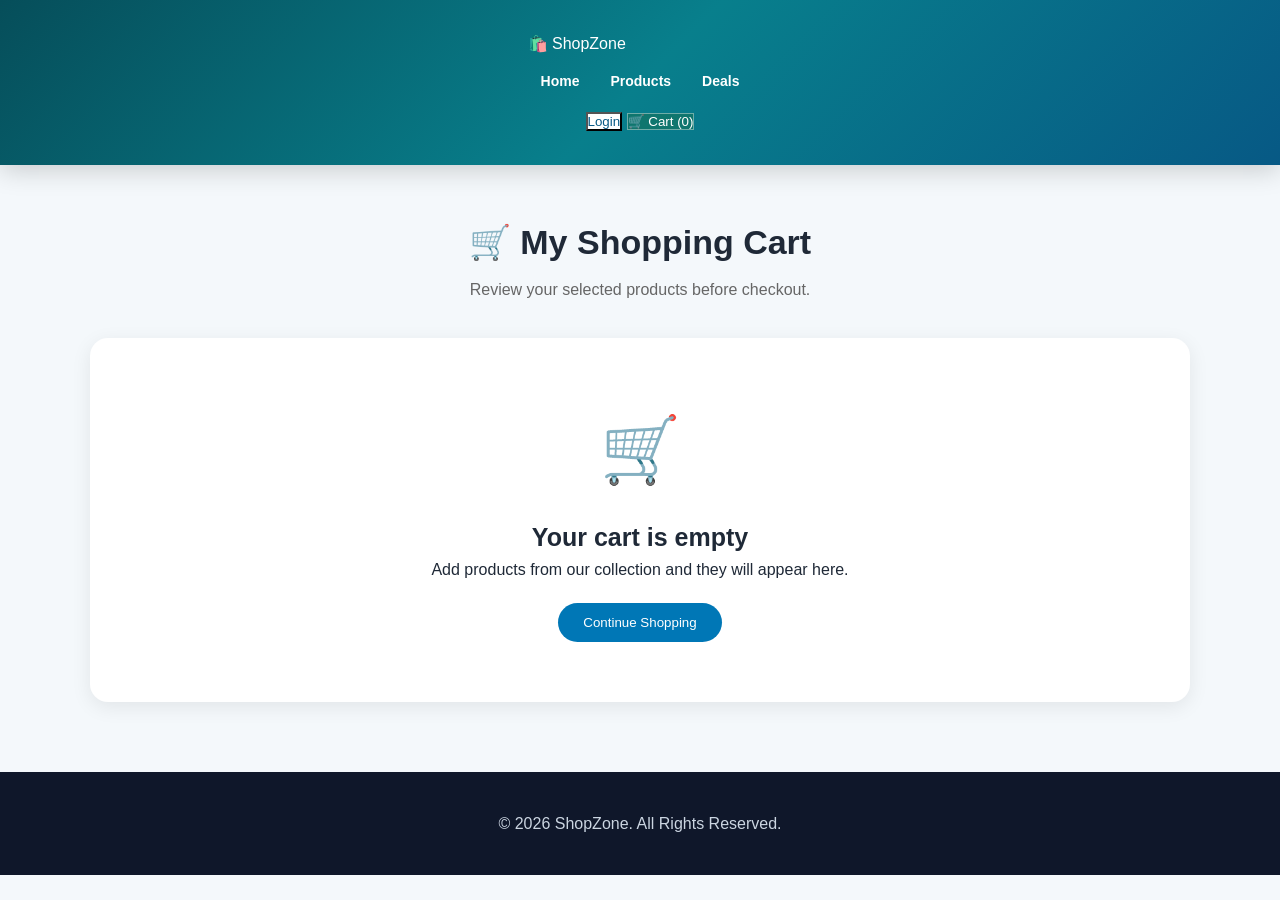
<file: cart.html>
<!DOCTYPE html>
<html lang="en">

<head>
    <meta charset="UTF-8">

    <meta name="viewport"
          content="width=device-width, initial-scale=1.0">

    <title>ShopZone - Shopping Cart</title>

    <link rel="stylesheet" href="style.css">
    <link rel="stylesheet" href="cart.css">
</head>

<body>

    <!-- ================= HEADER ================= -->

    <header class="main-header">

        <div class="header-container">

            <div class="logo">
                🛍️ ShopZone
            </div>

            <nav>
                <a href="index.html">Home</a>
                <a href="index.html#products">Products</a>
                <a href="index.html#deals">Deals</a>
            </nav>

            <div class="header-actions">

                <button class="login-btn">
                    Login
                </button>

                <button class="cart-btn">
                    🛒 Cart
                </button>

            </div>

        </div>

    </header>


    <!-- ================= CART PAGE ================= -->

    <main class="cart-main">

        <div class="cart-page-header">

            <h1>🛒 My Shopping Cart</h1>

            <p>
                Review your selected products before checkout.
            </p>

        </div>


        <div id="cart-page-content">

            <!-- JavaScript will load cart items here -->

        </div>

    </main>


    <!-- ================= FOOTER ================= -->

    <footer>

        <p>
            © 2026 ShopZone. All Rights Reserved.
        </p>

    </footer>


    <!-- IMPORTANT:
         Load your existing JavaScript first -->
    <script src="script.js"></script>

    <script>
        document.addEventListener("DOMContentLoaded", function () {

            initializeProducts();
            initializeCart();
            initializeLogin();
            updateCartButton();

            renderCartPage();

        });
    </script>

</body>

</html>
</file>
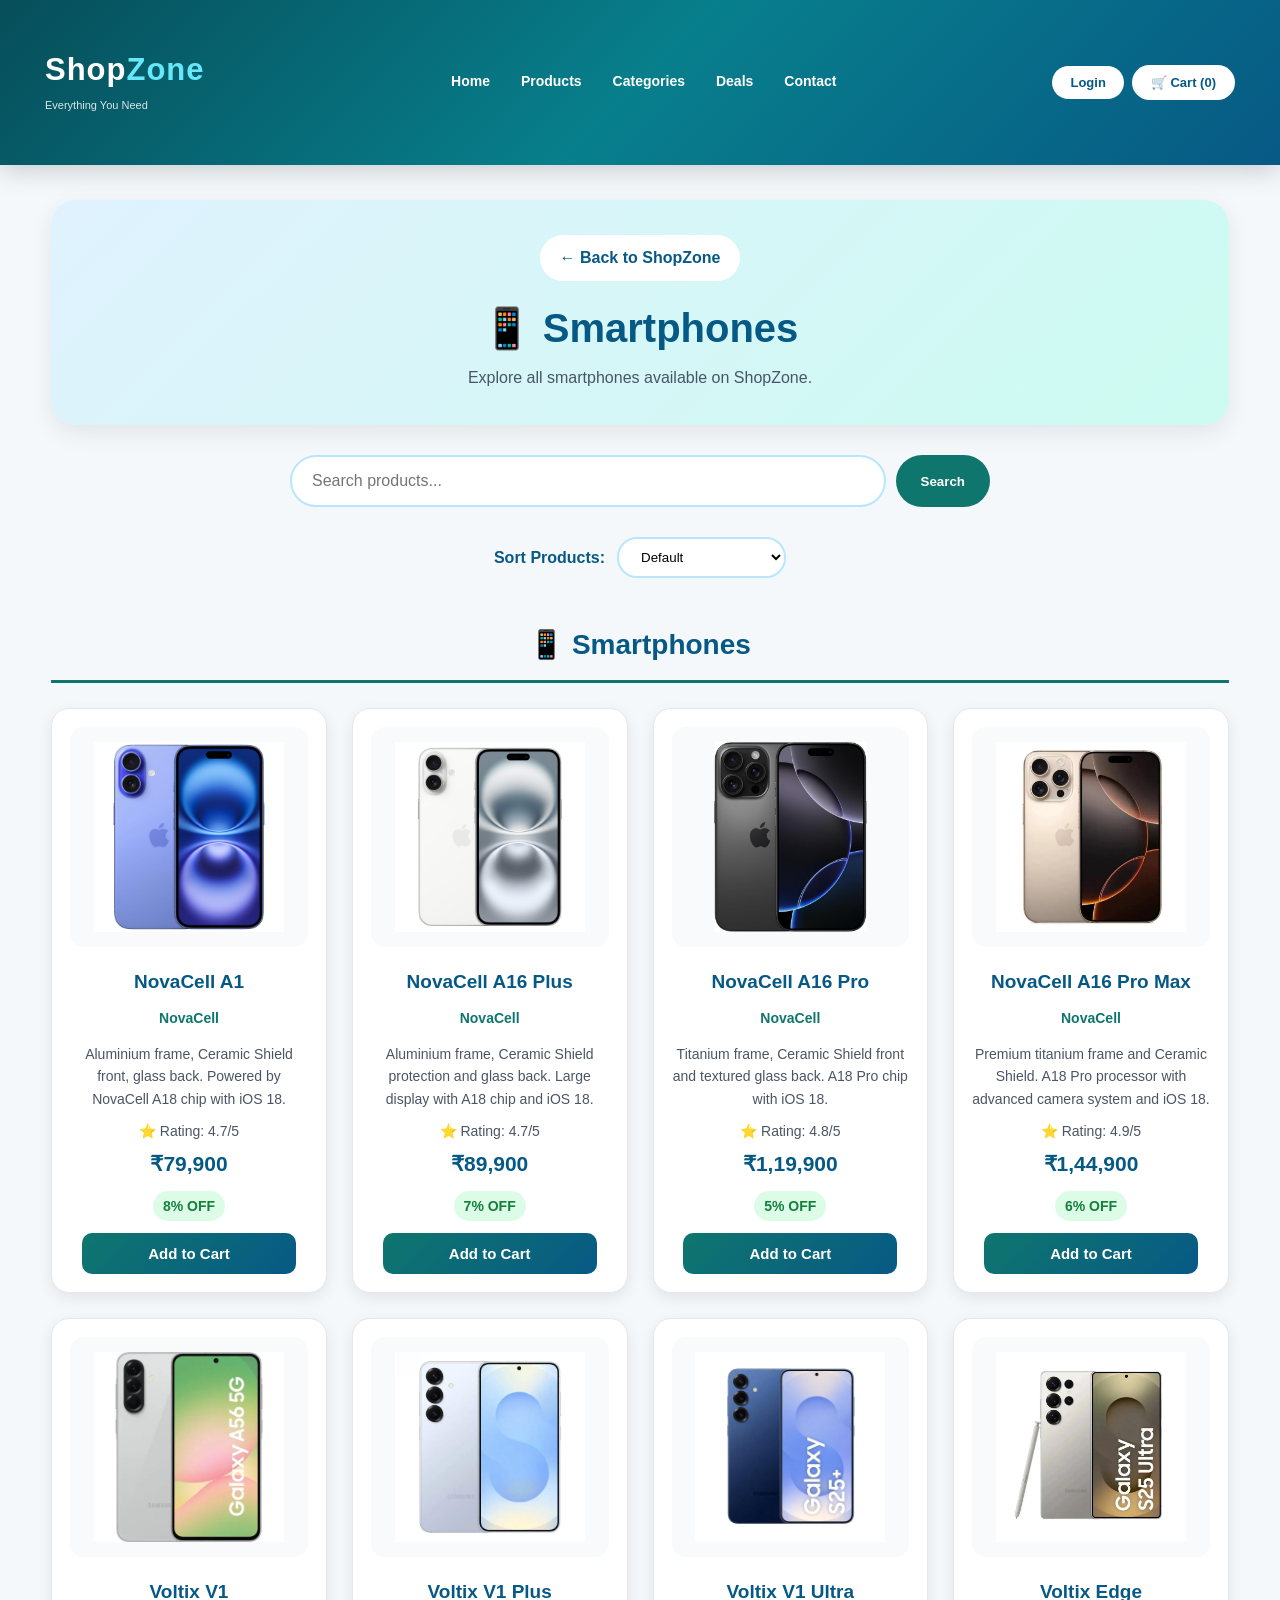
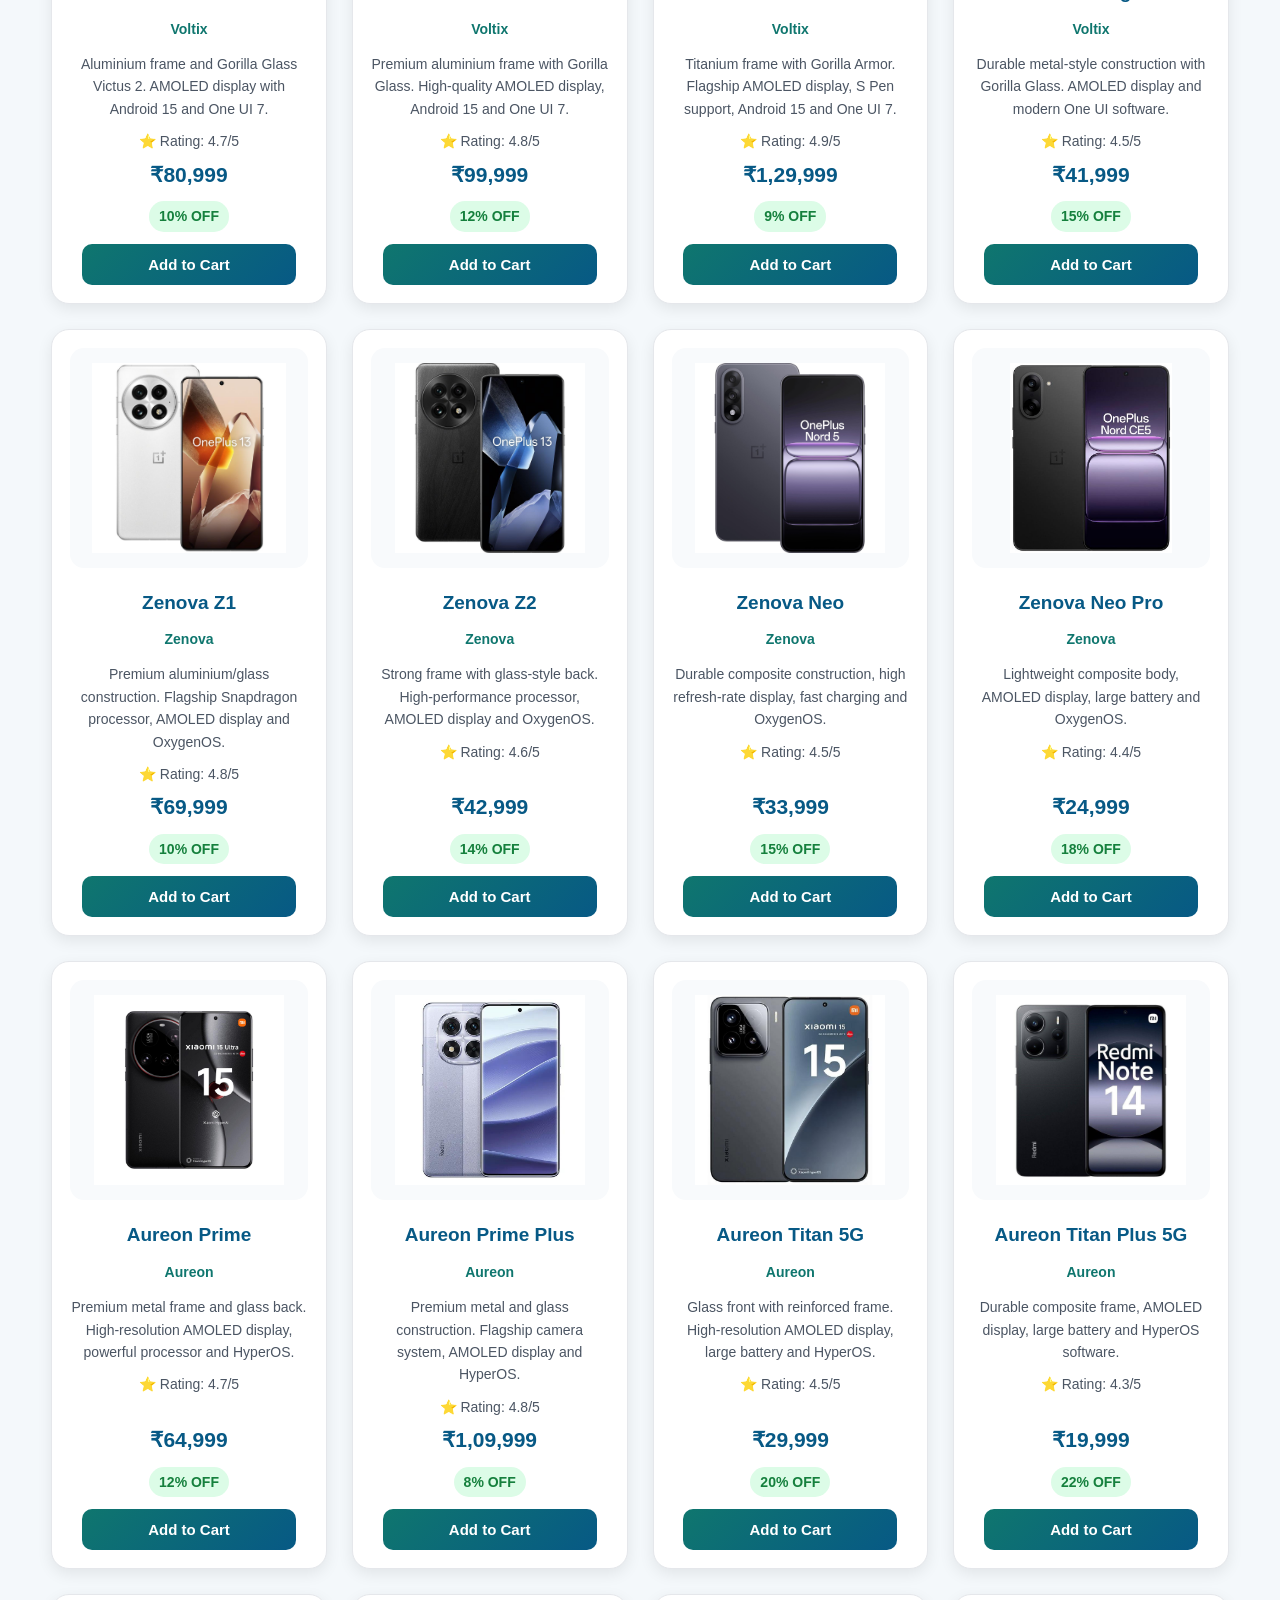
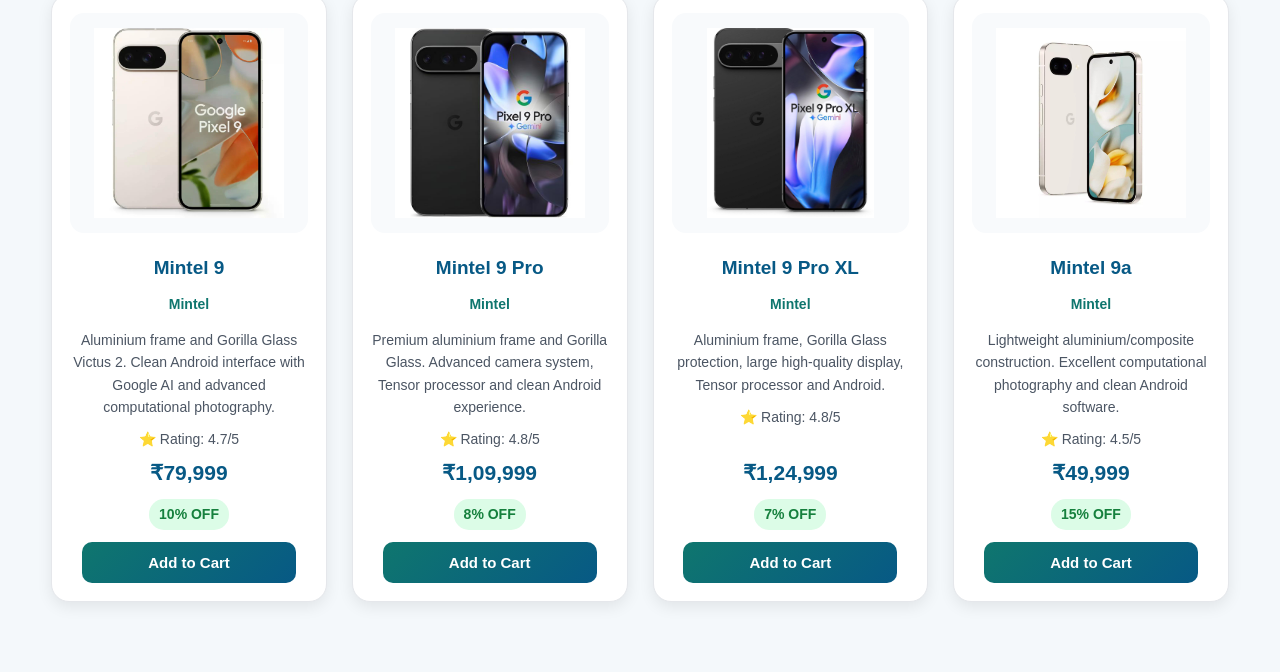
<file: category.html>
<!DOCTYPE html>
<html lang="en">

<head>

    <meta charset="UTF-8">

    <meta
        name="viewport"
        content="width=device-width, initial-scale=1.0"
    >

    <title>ShopZone - Category</title>

    <link rel="stylesheet" href="style.css">

    <link rel="stylesheet" href="category.css">

</head>

<body class="category-page">

    <!-- ================= HEADER ================= -->

    <header class="main-header">

        <div class="header-content">

            <div class="logo">

                <h1>
                    Shop<span>Zone</span>
                </h1>

                <p>
                    Everything You Need
                </p>

            </div>


            <nav>

                <a href="index.html#home">
                    Home
                </a>

                <a href="index.html#products">
                    Products
                </a>

                <a href="index.html#categories">
                    Categories
                </a>

                <a href="index.html#deals">
                    Deals
                </a>

                <a href="index.html#contact">
                    Contact
                </a>

            </nav>


            <div class="header-buttons">

                <button class="login-btn">
                    Login
                </button>

                <button class="cart-btn">
                    🛒 Cart
                </button>

            </div>

        </div>

    </header>


    <!-- ================= CATEGORY HEADER ================= -->

    <section class="category-page-header">

        <a
            href="index.html#products"
            class="back-button"
        >
            ← Back to ShopZone
        </a>

        <h1 id="category-title">
            Products
        </h1>

        <p id="category-description">
            Explore our complete collection.
        </p>

    </section>


    <!-- ================= SEARCH ================= -->

    <section class="search-section">

        <form id="category-search-form">

            <input
                type="text"
                id="category-search"
                placeholder="Search products..."
            >

            <button type="submit">
                Search
            </button>

        </form>

    </section>


    <!-- ================= SORTING ================= -->

    <section class="category-controls">

        <label for="category-sort">
            Sort Products:
        </label>

        <select id="category-sort">

            <option value="default">
                Default
            </option>

            <option value="price-low">
                Price: Low to High
            </option>

            <option value="price-high">
                Price: High to Low
            </option>

            <option value="rating">
                Rating
            </option>

            <option value="popularity">
                Popularity
            </option>

            <option value="discount">
                Discount
            </option>

        </select>

    </section>


    <!-- ================= PRODUCTS ================= -->

    <main id="category-products">

        <div id="category-loading">

            Loading products...

        </div>

    </main>


    <!-- ================= SCRIPT ================= -->

    <script src="script.js"></script>

    <script src="category.js"></script>

</body>

</html>
</file>
<file: style.css>
/* =========================================================
   SHOPZONE - MAIN CSS
   ========================================================= */

/* ---------- BASIC RESET ---------- */

* {
    margin: 0;
    padding: 0;
    box-sizing: border-box;
}

html {
    scroll-behavior: smooth;
}

body {
    font-family: Arial, Helvetica, sans-serif;
    background: #f4f8fb;
    color: #1f2937;
    line-height: 1.6;
    text-align: center;
}


/* =========================================================
   COMPACT HEADER
   ========================================================= */

header {
    width: 100%;
    background: linear-gradient(135deg, #0b7a75, #075985);
    color: white;

    display: flex;
    flex-direction: column;
    align-items: center;
    justify-content: center;

    padding: 12px 20px;

    box-shadow: 0 4px 15px rgba(0, 0, 0, 0.15);

    position: sticky;
    top: 0;
    z-index: 1000;
}


/* ---------- LOGO ---------- */

.logo {
    text-align: center;
    margin-bottom: 5px;
}

.logo h1 {
    font-size: 32px;
    letter-spacing: 2px;
    font-weight: 800;

    margin: 0;
}

.logo p {
    font-size: 12px;
    opacity: 0.9;

    margin: 0;
}


/* ---------- NAVIGATION ---------- */

nav {
    display: flex;

    justify-content: center;
    align-items: center;

    flex-wrap: wrap;

    gap: 8px;

    margin: 5px 0 8px;
}

nav a {
    text-decoration: none;

    color: white;

    padding: 6px 13px;

    border-radius: 18px;

    font-size: 14px;

    font-weight: bold;

    transition: 0.3s;
}

nav a:hover {
    background: white;

    color: #075985;
}


/* ---------- HEADER BUTTONS ---------- */

.header-buttons {
    display: flex;

    justify-content: center;
    align-items: center;

    gap: 10px;
}

.header-buttons button {
    border: none;

    padding: 7px 18px;

    border-radius: 20px;

    background: white;

    color: #075985;

    font-size: 13px;

    font-weight: bold;

    cursor: pointer;

    transition: 0.3s;
}

.header-buttons button:hover {
    transform: translateY(-2px);

    background: #d1fae5;

    color: #065f46;
}


/* =========================================================
   SHOPZONE MODERN HEADER
   ========================================================= */

.main-header {

    width: 100%;

    min-height: 165px;

    position: relative;

    overflow: hidden;

    background:
        linear-gradient(
            135deg,
            #064e5a,
            #087f8c,
            #075985
        );

    color: white;

    box-shadow:
        0 5px 25px rgba(0, 0, 0, 0.18);

}


/* =========================================================
   BACKGROUND OFFERS
   ========================================================= */

.offer {

    position: absolute;

    padding: 8px 16px;

    border-radius: 25px;

    background: rgba(255,255,255,0.12);

    border: 1px solid rgba(255,255,255,0.25);

    backdrop-filter: blur(8px);

    font-size: 11px;

    font-weight: bold;

    letter-spacing: 0.5px;

    white-space: nowrap;

    opacity: 0.8;

}


/* Offer Positions */

.offer-1 {

    left: 3%;

    top: 20px;

    transform: rotate(-8deg);

    animation: floatingOffer 5s ease-in-out infinite;

}

.offer-2 {

    left: 18%;

    bottom: 15px;

    transform: rotate(5deg);

    animation: floatingOffer 6s ease-in-out infinite 1s;

}

.offer-3 {

    right: 18%;

    top: 15px;

    transform: rotate(6deg);

    animation: floatingOffer 5.5s ease-in-out infinite 0.5s;

}

.offer-4 {

    right: 3%;

    bottom: 18px;

    transform: rotate(-7deg);

    animation: floatingOffer 6s ease-in-out infinite 1.5s;

}

.offer-5 {

    left: 45%;

    top: 8px;

    opacity: 0.45;

    animation: floatingOffer 7s ease-in-out infinite;

}
/* Move Mega Sale away from the hero heading */
.floating-offer.offer-left {
    left: 1%;
    top: 40px;
    transform: none;
}


/* =========================================================
   HEADER CONTENT
   ========================================================= */

.header-content {

    position: relative;

    z-index: 5;

    width: 100%;

    max-width: 1250px;

    margin: auto;

    padding: 16px 25px;

    display: flex;

    align-items: center;

    justify-content: space-between;

    gap: 30px;

}


/* =========================================================
   LOGO
   ========================================================= */

.logo {

    text-align: left;

    min-width: 190px;

}

.logo h1 {

    margin: 0;

    font-size: 31px;

    font-weight: 900;

    letter-spacing: 1px;

}

.logo h1 span {

    color: #67e8f9;

}

.logo p {

    margin: 2px 0 0;

    font-size: 11px;

    opacity: 0.85;

}


/* =========================================================
   NAVIGATION
   ========================================================= */

.main-header nav {

    display: flex;

    align-items: center;

    justify-content: center;

    gap: 5px;

}

.main-header nav a {

    color: white;

    text-decoration: none;

    font-size: 14px;

    font-weight: bold;

    padding: 8px 13px;

    border-radius: 20px;

    transition: 0.3s;

}

.main-header nav a:hover {

    background: rgba(255,255,255,0.18);

    color: #a5f3fc;

    transform: translateY(-2px);

}


/* =========================================================
   HEADER BUTTONS
   ========================================================= */

.header-buttons {

    display: flex;

    gap: 8px;

}

.header-buttons button {

    padding: 9px 18px;

    border-radius: 22px;

    border: none;

    font-weight: bold;

    cursor: pointer;

    transition: 0.3s;

}

.login-btn {

    background: white;

    color: #075985;

}

.cart-btn {

    background: #0f766e;

    color: white;

    border: 1px solid rgba(255,255,255,0.4) !important;

}

.header-buttons button:hover {

    transform: translateY(-3px);

    box-shadow:
        0 6px 15px rgba(0,0,0,0.2);

}


.hero-banner {

    width: 95%;

    max-width: 1450px;

    min-height: 420px;

    margin: 30px auto;

    position: relative;

    overflow: hidden;

    border-radius: 30px;

    /* keep the rest of your existing background here */

}

/* =========================================================
   HERO DECORATIVE CIRCLES
   ========================================================= */

.hero-circle {

    position: absolute;

    border-radius: 50%;

    filter: blur(1px);

    opacity: 0.4;

}

.circle-1 {

    width: 250px;

    height: 250px;

    background: #67e8f9;

    left: -80px;

    top: -70px;

}

.circle-2 {

    width: 300px;

    height: 300px;

    background: #5eead4;

    right: -100px;

    bottom: -120px;

}

.circle-3 {

    width: 100px;

    height: 100px;

    background: #38bdf8;

    right: 18%;

    top: 15%;

}


/* =========================================================
   HERO CONTENT
   ========================================================= */

.hero-content {
    position: relative;
    z-index: 5;
    max-width: 700px;
    text-align: center;
    padding: 70px 20px 110px;
}

.hero-small-title {

    color: #0f766e;

    font-size: 13px;

    font-weight: 800;

    letter-spacing: 1.5px;

    margin-bottom: 12px;

}

.hero-content h2 {

    margin: 0;

    font-size: clamp(42px, 6vw, 68px);

    line-height: 1.05;

    color: #0f172a;

    font-weight: 900;

}

.hero-content h2 span {

    color: #087f8c;

}

.hero-description {

    max-width: 620px;

    margin: 20px auto;

    color: #475569;

    font-size: 16px;

}


/* =========================================================
   HERO OFFER
   ========================================================= */

.hero-offer {

    display: inline-flex;

    align-items: center;

    gap: 12px;

    padding: 10px 18px;

    border-radius: 30px;

    background: white;

    box-shadow:
        0 7px 20px rgba(15,118,110,0.15);

    margin: 5px 0 20px;

}

.offer-label {

    background: #dc2626;

    color: white;

    padding: 5px 10px;

    border-radius: 15px;

    font-size: 10px;

    font-weight: bold;

}

.hero-offer strong {

    color: #0f766e;

    font-size: 20px;

}

.hero-offer > span:last-child {

    color: #64748b;

    font-size: 12px;

}


/* =========================================================
   HERO BUTTONS
   ========================================================= */

.hero-buttons {

    display: flex;

    justify-content: center;

    gap: 12px;

}

.hero-buttons a {

    text-decoration: none;

    padding: 13px 25px;

    border-radius: 25px;

    font-weight: bold;

    transition: 0.3s;

}

.shop-now {

    color: white;

    background:
        linear-gradient(
            135deg,
            #0f766e,
            #075985
        );

    box-shadow:
        0 6px 18px rgba(7,89,133,0.25);

}

.view-deals {

    color: #075985;

    background: white;

    border: 2px solid #0f766e;

}

.hero-buttons a:hover {

    transform: translateY(-4px);

    box-shadow:
        0 10px 20px rgba(0,0,0,0.15);

}


/* =========================================================
   HERO CATEGORY OPTIONS
   ========================================================= */

.hero-categories {

    position: absolute;

    bottom: 22px;

    left: 50%;

    transform: translateX(-50%);

    display: flex;

    justify-content: center;

    align-items: center;

    gap: 25px;

    width: 100%;

    z-index: 5;

}

.hero-category {

    min-width: 85px;

    display: flex;

    flex-direction: column;

    align-items: center;

    justify-content: center;

    gap: 5px;

    color: #075985;

    font-size: 11px;

    font-weight: bold;

}

.category-icon {

    width: 42px;

    height: 42px;

    border-radius: 50%;

    display: flex;

    align-items: center;

    justify-content: center;

    background: white;

    box-shadow:
        0 5px 15px rgba(0, 0, 0, 0.12);

    font-size: 20px;

}

/* =========================================================
   FLOATING OFFER CARDS
   ========================================================= */

.floating-offer {

    position: absolute;

    z-index: 6;

    display: flex;

    align-items: center;

    gap: 9px;

    background: rgba(255,255,255,0.9);

    padding: 10px 15px;

    border-radius: 15px;

    box-shadow:
        0 8px 20px rgba(0,0,0,0.1);

    animation: floatingCard 4s ease-in-out infinite;

}

.floating-offer span {

    font-size: 25px;

}

.floating-offer strong {

    display: block;

    color: #075985;

    font-size: 12px;

}

.floating-offer small {

    display: block;

    color: #64748b;

    font-size: 10px;

}

.offer-left {

    left: 6%;

    top: 35%;

}

.offer-right {

    right: 6%;

    top: 38%;

    animation-delay: 1.5s;

}


/* =========================================================
   ANIMATIONS
   ========================================================= */

@keyframes floatingOffer {

    0%,
    100% {

        transform:
            translateY(0)
            rotate(-5deg);

    }

    50% {

        transform:
            translateY(-8px)
            rotate(5deg);

    }

}


@keyframes floatingCard {

    0%,
    100% {

        transform: translateY(0);

    }

    50% {

        transform: translateY(-10px);

    }

}


/* =========================================================
   RESPONSIVE DESIGN
   ========================================================= */

@media (max-width: 900px) {

    .header-content {

        flex-direction: column;

        gap: 10px;

    }

    .logo {

        text-align: center;

    }

    .main-header nav {

        flex-wrap: wrap;

    }

    .floating-offer {

        display: none;

    }

}


@media (max-width: 600px) {

    .main-header {

        min-height: 210px;

    }

    .header-content {

        padding: 12px;

    }

    .main-header nav {

        gap: 2px;

    }

    .main-header nav a {

        font-size: 12px;

        padding: 6px 8px;

    }

    .logo h1 {

        font-size: 27px;

    }

    .hero-banner {

        width: 94%;

        min-height: 600px;

        border-radius: 20px;

    }

    .hero-content {

        padding-top: 70px;

    }

    .hero-content h2 {

        font-size: 42px;

    }

    .hero-description {

        font-size: 14px;

    }

    .hero-offer {

        flex-wrap: wrap;

        justify-content: center;

    }

    .hero-buttons {

        flex-direction: column;

        width: 80%;

        margin: auto;

    }

    .hero-buttons a {

        width: 100%;

    }

    .hero-categories {

        bottom: 15px;

        gap: 5px;

    }

    .hero-category {

        min-width: 75px;

    }

}

/* =========================================================
   SEARCH
   ========================================================= */

.search-section {
    width: 100%;

    display: flex;
    justify-content: center;

    margin: 30px 0;
}

.search-section form {
    width: 90%;
    max-width: 700px;

    display: flex;
    justify-content: center;
    gap: 10px;
}

.search-section input {
    flex: 1;

    padding: 15px 20px;

    border: 2px solid #bae6fd;

    border-radius: 30px;

    outline: none;

    font-size: 16px;

    text-align: left;

    background: white;
}

.search-section input:focus {
    border-color: #0284c7;

    box-shadow: 0 0 8px rgba(2, 132, 199, 0.2);
}

.search-section button {
    padding: 14px 25px;

    border: none;

    border-radius: 30px;

    background: #0f766e;
    color: white;

    font-weight: bold;

    cursor: pointer;

    transition: 0.3s;
}

.search-section button:hover {
    background: #075985;
    transform: translateY(-2px);
}


/* =========================================================
   CATEGORY SECTION
   ========================================================= */

#categories {
    width: 90%;
    max-width: 1200px;

    margin: 40px auto;

    display: flex;
    flex-direction: column;
    align-items: center;
}

#categories h2 {
    font-size: 30px;

    color: #075985;

    margin-bottom: 25px;
}

.category-container {
    width: 100%;

    display: flex;

    justify-content: center;
    align-items: center;

    flex-wrap: wrap;

    gap: 18px;
}

.category-container button {
    min-width: 180px;

    padding: 16px 25px;

    border: 2px solid #0f766e;

    border-radius: 15px;

    background: white;

    color: #075985;

    font-size: 16px;

    font-weight: bold;

    cursor: pointer;

    transition: 0.3s;
}

.category-container button:hover {
    background: linear-gradient(
        135deg,
        #0f766e,
        #075985
    );

    color: white;

    transform: translateY(-5px);

    box-shadow: 0 8px 18px rgba(0, 0, 0, 0.15);
}


/* =========================================================
   PRODUCTS
   ========================================================= */

#products {
    width: 95%;
    max-width: 1500px;

    margin: 50px auto;

    display: flex;
    flex-direction: column;
    align-items: center;
}

#products > h2:first-child {
    font-size: 34px;

    color: #075985;

    margin-bottom: 20px;
}


/* =========================================================
   SORTING
   ========================================================= */

.sorting-section {
    width: 100%;

    display: flex;

    justify-content: center;
    align-items: center;

    gap: 12px;

    margin-bottom: 40px;
}

.sorting-section label {
    font-size: 17px;

    font-weight: bold;

    color: #374151;
}

.sorting-section select {
    padding: 11px 18px;

    border: 2px solid #0f766e;

    border-radius: 10px;

    background: white;

    color: #075985;

    font-size: 15px;

    cursor: pointer;

    outline: none;
}

.sorting-section select:focus {
    box-shadow: 0 0 8px rgba(15, 118, 110, 0.3);
}


/* =========================================================
   CATEGORY HEADING
   ========================================================= */

.product-category {
    width: 100%;

    font-size: 28px;

    color: #075985;

    margin: 45px 0 25px;

    padding-bottom: 12px;

    border-bottom: 3px solid #0f766e;

    text-align: center;
}


/* =========================================================
   PRODUCT GRID
   ========================================================= */

.product-container {
    width: 100%;

    display: grid;

    grid-template-columns: repeat(
        auto-fit,
        minmax(250px, 1fr)
    );

    gap: 25px;

    justify-content: center;
    align-items: stretch;
}


/* =========================================================
   PRODUCT CARD
   ========================================================= */

.product-card {
    background: white;

    border-radius: 18px;

    padding: 18px;

    min-height: 560px;

    display: flex;
    flex-direction: column;

    align-items: center;

    justify-content: flex-start;

    text-align: center;

    border: 1px solid #e5e7eb;

    box-shadow:
        0 5px 15px rgba(0, 0, 0, 0.08);

    transition:
        transform 0.3s,
        box-shadow 0.3s;

    overflow: hidden;
}


/* ---------- CARD HOVER ---------- */

.product-card:hover {
    transform: translateY(-8px);

    box-shadow:
        0 15px 30px rgba(0, 0, 0, 0.15);

    border-color: #0f766e;
}


/* =========================================================
   PRODUCT IMAGE
   ========================================================= */

.product-image {
    width: 100%;
    height: 220px;

    display: flex;

    justify-content: center;
    align-items: center;

    background: #f8fafc;

    border-radius: 14px;

    margin-bottom: 15px;

    overflow: hidden;
}

.product-image img {
    width: 100%;
    height: 100%;

    object-fit: contain;

    padding: 15px;

    transition: transform 0.4s;
}

.product-card:hover .product-image img {
    transform: scale(1.08);
}


/* =========================================================
   PRODUCT INFORMATION
   ========================================================= */

.product-card h3 {
    font-size: 19px;

    color: #075985;

    margin: 5px 0;
}

.product-card .brand {
    font-size: 14px;

    color: #0f766e;

    font-weight: bold;

    margin-bottom: 8px;
}

.product-card p {
    font-size: 14px;

    color: #4b5563;

    margin: 5px 0;
}


/* ---------- PRICE ---------- */

.product-card .price {
    font-size: 21px;

    font-weight: 800;

    color: #075985;

    margin-top: auto;

    margin-bottom: 5px;
}


/* ---------- DISCOUNT ---------- */

.product-card .discount {
    font-size: 14px;

    font-weight: bold;

    color: #15803d;

    background: #dcfce7;

    padding: 4px 10px;

    border-radius: 15px;

    margin-bottom: 12px;
}


/* =========================================================
   ADD TO CART
   ========================================================= */

.product-card button {
    width: 90%;

    padding: 12px;

    border: none;

    border-radius: 10px;

    background: linear-gradient(
        135deg,
        #0f766e,
        #075985
    );

    color: white;

    font-size: 15px;

    font-weight: bold;

    cursor: pointer;

    transition: 0.3s;
}

.product-card button:hover {
    transform: scale(1.03);

    box-shadow:
        0 5px 15px rgba(0, 0, 0, 0.2);
}


/* =========================================================
   DEALS
   ========================================================= */

#deals {
    width: 90%;
    max-width: 1200px;

    margin: 60px auto;

    padding: 50px 20px;

    border-radius: 20px;

    background: linear-gradient(
        135deg,
        #075985,
        #0f766e
    );

    color: white;

    display: flex;

    flex-direction: column;

    align-items: center;

    justify-content: center;
}

#deals h2 {
    font-size: 32px;

    margin-bottom: 10px;
}

#deals p {
    font-size: 17px;

    margin-bottom: 20px;
}

#deals button {
    padding: 12px 28px;

    border: none;

    border-radius: 25px;

    background: white;

    color: #075985;

    font-weight: bold;

    cursor: pointer;
}

#deals button:hover {
    background: #dcfce7;
}


/* =========================================================
   CART
   ========================================================= */

#cart {
    width: 90%;
    max-width: 1000px;

    margin: 50px auto;

    padding: 40px;

    background: white;

    border-radius: 20px;

    box-shadow:
        0 5px 20px rgba(0, 0, 0, 0.08);

    display: flex;

    flex-direction: column;

    align-items: center;
}

#cart h2 {
    color: #075985;

    margin-bottom: 15px;
}

#cart button {
    margin-top: 20px;

    padding: 12px 30px;

    border: none;

    border-radius: 25px;

    background: #0f766e;

    color: white;

    font-weight: bold;

    cursor: pointer;
}


/* =========================================================
   CONTACT
   ========================================================= */

#contact {
    width: 90%;
    max-width: 800px;

    margin: 60px auto;

    padding: 40px;

    background: white;

    border-radius: 20px;

    box-shadow:
        0 5px 20px rgba(0, 0, 0, 0.08);

    display: flex;

    flex-direction: column;

    align-items: center;
}

#contact h2 {
    color: #075985;

    margin-bottom: 25px;
}

#contact form {
    width: 100%;

    display: flex;

    flex-direction: column;

    align-items: center;

    gap: 15px;
}

#contact input,
#contact textarea {
    width: 100%;

    padding: 14px 18px;

    border: 2px solid #dbeafe;

    border-radius: 10px;

    outline: none;

    font-family: Arial, Helvetica, sans-serif;

    font-size: 15px;
}

#contact textarea {
    min-height: 130px;

    resize: vertical;
}

#contact input:focus,
#contact textarea:focus {
    border-color: #0f766e;
}

#contact button {
    padding: 12px 30px;

    border: none;

    border-radius: 25px;

    background: linear-gradient(
        135deg,
        #0f766e,
        #075985
    );

    color: white;

    font-weight: bold;

    cursor: pointer;
}


/* =========================================================
   FOOTER
   ========================================================= */

footer {
    width: 100%;

    margin-top: 70px;

    padding: 35px 20px;

    background: #0f172a;

    color: white;

    display: flex;

    flex-direction: column;

    align-items: center;

    justify-content: center;
}

footer h3 {
    font-size: 25px;

    margin-bottom: 8px;
}

footer p {
    margin: 4px 0;

    color: #cbd5e1;
}


/* =========================================================
   RESPONSIVE DESIGN
   ========================================================= */


/* ---------- TABLETS ---------- */

@media (max-width: 900px) {

    .hero h2 {
        font-size: 34px;
    }

    .product-container {
        grid-template-columns:
            repeat(2, minmax(250px, 1fr));
    }

}


/* ---------- MOBILE ---------- */

@media (max-width: 600px) {

    header {
        position: relative;
        padding: 15px 10px;
    }

    .logo h1 {
        font-size: 30px;
    }

    /* Mobile Navigation */
    nav {
        display: flex;
        flex-direction: row;
        flex-wrap: wrap;
        justify-content: center;
        align-items: center;
        width: 100%;
        gap: 6px 10px;
    }

    nav a {
        width: auto;
        font-size: 13px;
        padding: 6px 9px;
    }

    /* Mobile Header Buttons */
    .header-buttons {
        display: flex;
        flex-direction: row;
        justify-content: center;
        align-items: center;
        width: 100%;
        gap: 10px;
        margin-top: 8px;
    }

    .header-buttons button {
        width: auto;
        padding: 7px 15px;
    }

    .hero {
        width: 94%;
        padding: 50px 15px;
    }

    .hero h2 {
        font-size: 28px;
    }

    .hero p {
        font-size: 15px;
    }

    .search-section form {
        flex-direction: column;
        width: 90%;
    }

    .search-section input,
    .search-section button {
        width: 100%;
    }

    .category-container {
        flex-direction: column;
    }

    .category-container button {
        width: 90%;
    }

    .sorting-section {
        flex-direction: column;
    }

    .product-container {
        grid-template-columns: 1fr;
        width: 95%;
    }

    .product-card {
        min-height: 540px;
    }

    .product-image {
        height: 230px;
    }

    #deals,
    #cart,
    #contact {
        width: 94%;
    }
}
/* =========================================================
   JAVASCRIPT INTERACTIVE COMPONENTS
   ========================================================= */


/* ---------- MODAL BACKGROUND ---------- */

.shopzone-modal {

    position: fixed;

    inset: 0;

    z-index: 9999;

    background: rgba(0, 0, 0, 0.55);

    display: flex;

    align-items: center;

    justify-content: center;

    padding: 20px;

}


/* ---------- MODAL BOX ---------- */

.modal-box {

    width: 95%;

    max-width: 550px;

    max-height: 85vh;

    overflow-y: auto;

    background: white;

    border-radius: 20px;

    padding: 30px;

    position: relative;

    text-align: center;

    box-shadow:
        0 20px 60px rgba(0, 0, 0, 0.25);

}


.modal-box h2 {

    color: #075985;

    margin-bottom: 25px;

}


/* ---------- CLOSE BUTTON ---------- */

.modal-close {

    position: absolute;

    right: 15px;

    top: 12px;

    width: 35px;

    height: 35px;

    border: none;

    border-radius: 50%;

    background: #fee2e2;

    color: #dc2626;

    font-size: 22px;

    cursor: pointer;

}


/* ---------- LOGIN FORM ---------- */

#loginForm {

    display: flex;

    flex-direction: column;

    gap: 15px;

}


#loginForm input {

    width: 100%;

    padding: 13px 16px;

    border: 2px solid #dbeafe;

    border-radius: 10px;

    outline: none;

    font-size: 15px;

}


#loginForm input:focus {

    border-color: #0f766e;

}


.login-submit {

    padding: 13px;

    border: none;

    border-radius: 10px;

    background:
        linear-gradient(
            135deg,
            #0f766e,
            #075985
        );

    color: white;

    font-weight: bold;

    cursor: pointer;

}


.login-note {

    margin-top: 15px;

    font-size: 12px;

    color: #64748b;

}


/* =========================================================
   CART
   ========================================================= */

.cart-items {

    display: flex;

    flex-direction: column;

    gap: 12px;

}


.cart-item {

    display: flex;

    justify-content: space-between;

    align-items: center;

    gap: 20px;

    padding: 15px;

    background: #f8fafc;

    border-radius: 12px;

    text-align: left;

}


.cart-item p {

    margin: 4px 0 0;

    color: #64748b;

    font-size: 13px;

}


.remove-cart {

    margin-top: 7px;

    border: none;

    background: #fee2e2;

    color: #dc2626;

    padding: 5px 10px;

    border-radius: 8px;

    cursor: pointer;

    font-size: 11px;

}


.cart-total {

    display: flex;

    justify-content: space-between;

    margin-top: 20px;

    padding-top: 15px;

    border-top: 2px solid #e5e7eb;

    color: #075985;

    font-size: 18px;

}


.checkout-button {

    width: 100%;

    margin-top: 20px;

    padding: 13px;

    border: none;

    border-radius: 10px;

    background:
        linear-gradient(
            135deg,
            #0f766e,
            #075985
        );

    color: white;

    font-weight: bold;

    cursor: pointer;

}


.empty-cart {

    padding: 30px;

    color: #64748b;

}


/* =========================================================
   NOTIFICATION
   ========================================================= */

.shopzone-notification {

    position: fixed;

    right: 25px;

    bottom: 25px;

    z-index: 10000;

    background:
        linear-gradient(
            135deg,
            #0f766e,
            #075985
        );

    color: white;

    padding: 14px 22px;

    border-radius: 12px;

    box-shadow:
        0 8px 25px rgba(0, 0, 0, 0.2);

    font-weight: bold;

    animation:
        notificationIn 0.3s ease;

}


.shopzone-notification.hide {

    opacity: 0;

    transform:
        translateY(20px);

    transition:
        0.3s;

}


@keyframes notificationIn {

    from {

        opacity: 0;

        transform:
            translateY(20px);

    }

    to {

        opacity: 1;

        transform:
            translateY(0);

    }

}


/* ---------- MOBILE CART ---------- */

@media (max-width: 600px) {

    .modal-box {

        padding: 22px;

    }


    .cart-item {

        flex-direction: column;

        align-items: flex-start;

    }


    .shopzone-notification {

        left: 15px;

        right: 15px;

        bottom: 15px;

        text-align: center;

    }

}
/* =========================================================
   EXPLORE CATEGORY BUTTON
   ========================================================= */

.explore-category {
    display: flex;

    align-items: center;

    justify-content: center;

    gap: 12px;

    width: fit-content;

    margin: 25px auto 45px;

    padding: 13px 25px;

    border-radius: 30px;

    background:
        linear-gradient(
            135deg,
            #075985,
            #0f766e
        );

    color: white;

    text-decoration: none;

    font-weight: bold;

    box-shadow:
        0 8px 20px
        rgba(7, 89, 133, 0.18);

    transition:
        transform 0.25s ease,
        box-shadow 0.25s ease;
}


.explore-category:hover {

    transform:
        translateY(-3px);

    box-shadow:
        0 12px 25px
        rgba(7, 89, 133, 0.28);

}


.explore-category strong {

    font-size: 20px;

    transition:
        transform 0.25s ease;

}


.explore-category:hover strong {

    transform:
        translateX(5px);

}
@media (max-width: 768px) {
    .floating-offer {
        transform: scale(0.65);
    }
    .floating-offer.offer-left {
        left: 0;
        top: 5px;
    }
    .floating-offer.offer-right {
        right: 0;
        top: 75px;
    }
    .offer-1 {
        left: 2%;
        top: 5px;
    }
    .offer-2 {
        left: 5%;
        bottom: 10px;
    }
    .offer-3 {
        right: 5%;
        top: 70px;
    }
    .offer-4 {
        right: 2%;
        bottom: 10px;
    }
    .offer-5 {
        left: 40%;
        top: 5px;
    }

}
@media (max-width: 768px) {

    /* Navigation */
    nav {
        display: flex;
        flex-wrap: wrap;
        justify-content: center;
        gap: 8px 15px;
        width: 100%;
    }

    nav a {
        font-size: 14px;
    }

    /* Login and Cart */
    .header-buttons {
        display: flex;
        justify-content: center;
        align-items: center;
        gap: 12px;
        width: 100%;
        margin-top: 10px;
    }

    .header-buttons button {
        font-size: 14px;
    }

}

#categories {
    position: relative;
    top: -80px;
}
</file>
<file: cart.css>
/* =====================================================
   SHOPZONE CART PAGE
   ===================================================== */

.cart-main {
    width: 90%;
    max-width: 1100px;
    margin: 50px auto;
}


/* ================= HEADER ================= */

.cart-page-header {
    text-align: center;
    margin-bottom: 35px;
}

.cart-page-header h1 {
    font-size: 34px;
    margin-bottom: 8px;
}

.cart-page-header p {
    color: #666;
}


/* ================= CART ITEMS ================= */

.cart-page-items {
    display: flex;
    flex-direction: column;
    gap: 20px;
}


/* ================= SINGLE PRODUCT ================= */

.cart-page-item {
    display: flex;
    align-items: center;
    gap: 35px;

    background: white;

    border-radius: 16px;

    padding: 25px;

    box-shadow:
        0 5px 20px rgba(0, 0, 0, 0.08);

    border: 1px solid #e8eeee;
}


/* ================= PRODUCT IMAGE ================= */

.cart-product-image {
    width: 210px;
    height: 210px;

    flex-shrink: 0;

    display: flex;
    align-items: center;
    justify-content: center;

    background: #f5f8fa;

    border-radius: 12px;
}

.cart-product-image img {
    width: 180px;
    height: 180px;

    object-fit: contain;
}


/* ================= PRODUCT INFORMATION ================= */

.cart-page-product {
    flex: 1;

    display: flex;
    flex-direction: column;

    justify-content: center;

    min-height: 210px;
}

.cart-page-product h3 {
    font-size: 23px;

    margin: 0 0 8px;

    color: #006d77;
}

.cart-page-product .cart-brand {
    font-weight: 600;

    color: #008f8c;

    margin-bottom: 8px;
}

.cart-description {
    color: #555;

    line-height: 1.6;

    margin-bottom: 8px;
}

.cart-price {
    font-size: 21px;

    font-weight: 700;

    color: #0077b6;
}


/* ================= RIGHT SIDE ACTIONS ================= */

.cart-page-actions {
    min-width: 170px;

    display: flex;

    flex-direction: column;

    align-items: center;

    justify-content: center;

    gap: 12px;
}

.cart-page-actions strong {
    font-size: 20px;
}


/* ================= QUANTITY ================= */

.quantity-controls {
    display: flex;

    align-items: center;

    gap: 12px;
}

.quantity-btn {
    width: 34px;
    height: 34px;

    border: none;

    border-radius: 50%;

    background: #0077b6;

    color: white;

    font-size: 18px;

    cursor: pointer;
}

.quantity-controls span {
    min-width: 25px;

    text-align: center;

    font-weight: 700;
}


/* ================= REMOVE ================= */

.remove-page-cart {
    border: none;

    background: transparent;

    color: #d62828;

    cursor: pointer;

    font-weight: 600;
}

.remove-page-cart:hover {
    text-decoration: underline;
}


/* ================= SUMMARY ================= */

.cart-page-summary {
    margin-top: 30px;

    margin-left: auto;

    max-width: 430px;

    background: white;

    padding: 25px;

    border-radius: 16px;

    box-shadow:
        0 5px 20px rgba(0, 0, 0, 0.08);
}

.cart-page-summary > div {
    display: flex;

    justify-content: space-between;

    padding: 10px 0;

    border-bottom: 1px solid #eee;
}

.cart-page-total {
    font-size: 21px;

    margin-top: 5px;
}


/* ================= CHECKOUT ================= */

.checkout-page-button {
    width: 100%;

    margin-top: 20px;

    padding: 14px;

    border: none;

    border-radius: 8px;

    background: linear-gradient(
        135deg,
        #0077b6,
        #008f8c
    );

    color: white;

    font-size: 16px;

    font-weight: 700;

    cursor: pointer;
}

.checkout-page-button:hover {
    transform: translateY(-2px);
}


/* ================= EMPTY CART ================= */

.cart-empty-page {
    text-align: center;

    background: white;

    padding: 60px 30px;

    border-radius: 18px;

    box-shadow:
        0 5px 20px rgba(0, 0, 0, 0.08);
}

.cart-big-icon {
    font-size: 65px;

    margin-bottom: 15px;
}

.cart-empty-page h3 {
    font-size: 25px;
}

.cart-empty-page button {
    margin-top: 20px;

    padding: 12px 25px;

    border: none;

    border-radius: 25px;

    background: #0077b6;

    color: white;

    cursor: pointer;
}


/* ================= MOBILE ================= */

@media (max-width: 768px) {

    .cart-page-item {
        flex-direction: column;

        text-align: center;
    }

    .cart-page-product {
        min-height: auto;

        align-items: center;
    }

    .cart-page-actions {
        width: 100%;
    }

    .cart-product-image {
        width: 180px;
        height: 180px;
    }

    .cart-product-image img {
        width: 150px;
        height: 150px;
    }

    .cart-page-summary {
        max-width: 100%;
    }
}
</file>
<file: category.css>
/* =========================================================
   SHOPZONE CATEGORY PAGE
   ========================================================= */

.category-page {
    background: #f4f8fb;
}


/* ---------- CATEGORY HEADER ---------- */

.category-page-header {

    width: 92%;

    max-width: 1200px;

    margin: 35px auto 20px;

    padding: 35px 20px;

    background:
        linear-gradient(
            135deg,
            #e0f2fe,
            #ccfbf1
        );

    border-radius: 25px;

    text-align: center;

    box-shadow:
        0 8px 25px
        rgba(0, 0, 0, 0.08);

}


.category-page-header h1 {

    margin: 15px 0 5px;

    font-size: 40px;

    color: #075985;

}


.category-page-header p {

    color: #475569;

    font-size: 16px;

}


/* ---------- BACK BUTTON ---------- */

.back-button {

    display: inline-block;

    text-decoration: none;

    padding: 10px 20px;

    border-radius: 25px;

    background: white;

    color: #075985;

    font-weight: bold;

    transition: 0.3s;

}


.back-button:hover {

    transform: translateY(-2px);

    background: #075985;

    color: white;

}


/* ---------- CONTROLS ---------- */

.category-controls {

    display: flex;

    justify-content: center;

    align-items: center;

    gap: 12px;

    margin: 25px auto;

}


.category-controls label {

    font-weight: bold;

    color: #075985;

}


.category-controls select {

    padding: 10px 18px;

    border-radius: 20px;

    border: 2px solid #bae6fd;

    background: white;

    cursor: pointer;

}


/* ---------- CATEGORY PRODUCTS ---------- */

#category-products {

    width: 92%;

    max-width: 1400px;

    margin: 30px auto 70px;

}


#category-products
.product-container {

    display: grid;

    grid-template-columns:
        repeat(
            auto-fit,
            minmax(240px, 1fr)
        );

    gap: 25px;

    width: 100%;

}


/* ---------- PRODUCT CARD ---------- */

#category-products
.product-card {

    width: 100%;

}


/* ---------- LOADING ---------- */

#category-loading {

    padding: 50px;

    font-size: 20px;

    color: #075985;

}


/* ---------- ERROR ---------- */

.category-error {

    padding: 50px;

    background: white;

    border-radius: 20px;

    box-shadow:
        0 8px 25px
        rgba(0,0,0,0.08);

}


.category-error h2 {

    color: #dc2626;

}


.category-error p {

    margin-top: 10px;

    color: #475569;

}


/* ---------- EXPLORE BUTTONS ---------- */

.explore-category-wrapper {

    display: flex;

    justify-content: center;

    margin: 10px 0 45px;

}


.explore-category {

    display: inline-block;

    padding: 12px 25px;

    border-radius: 25px;

    text-decoration: none;

    font-weight: bold;

    color: white;

    background:
        linear-gradient(
            135deg,
            #0f766e,
            #075985
        );

    box-shadow:
        0 5px 15px
        rgba(7, 89, 133, 0.2);

    transition: 0.3s;

}


.explore-category:hover {

    transform:
        translateY(-3px);

    box-shadow:
        0 10px 20px
        rgba(7, 89, 133, 0.25);

}


/* ---------- MOBILE ---------- */

@media (max-width: 600px) {

    .category-page-header {

        width: 94%;

        padding: 25px 15px;

    }


    .category-page-header h1 {

        font-size: 30px;

    }


    .category-controls {

        flex-direction: column;

    }


    #category-products {

        width: 94%;

    }


    #category-products
    .product-container {

        grid-template-columns:
            1fr;

    }

}
</file>
